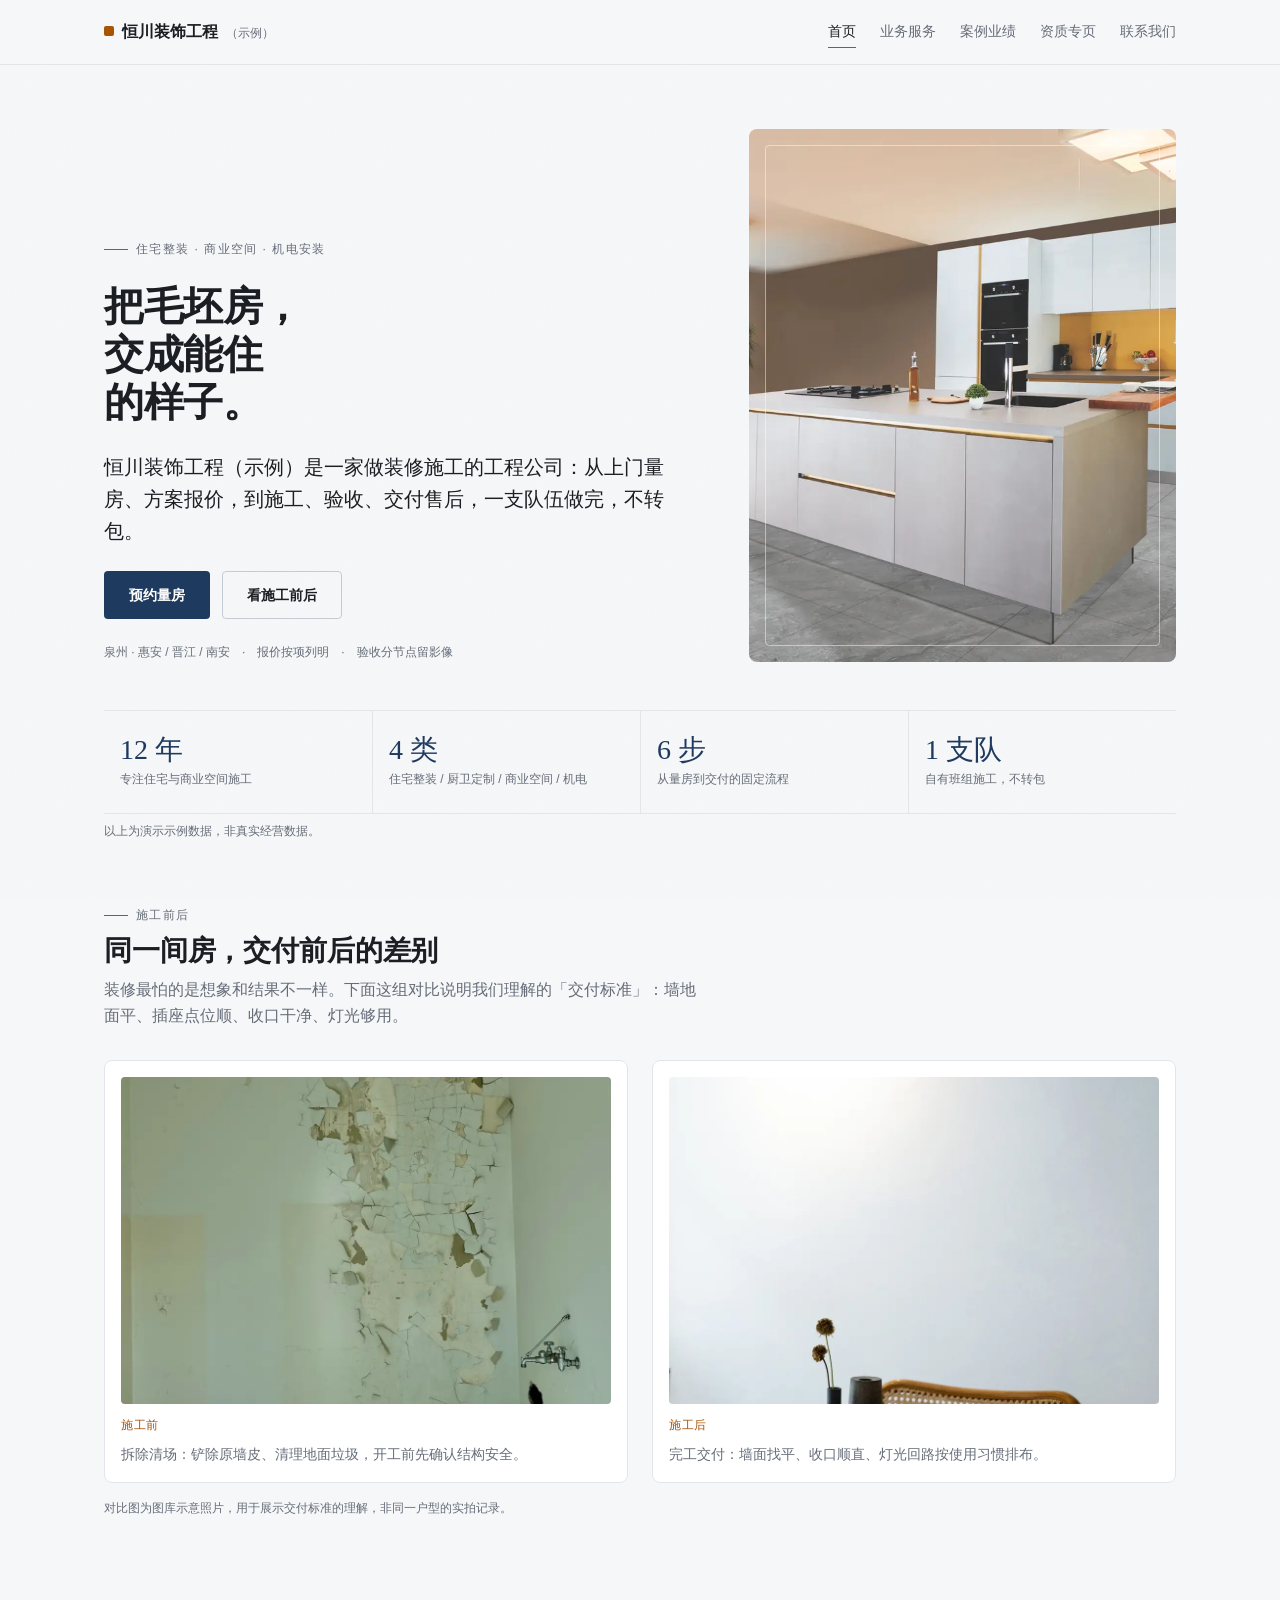
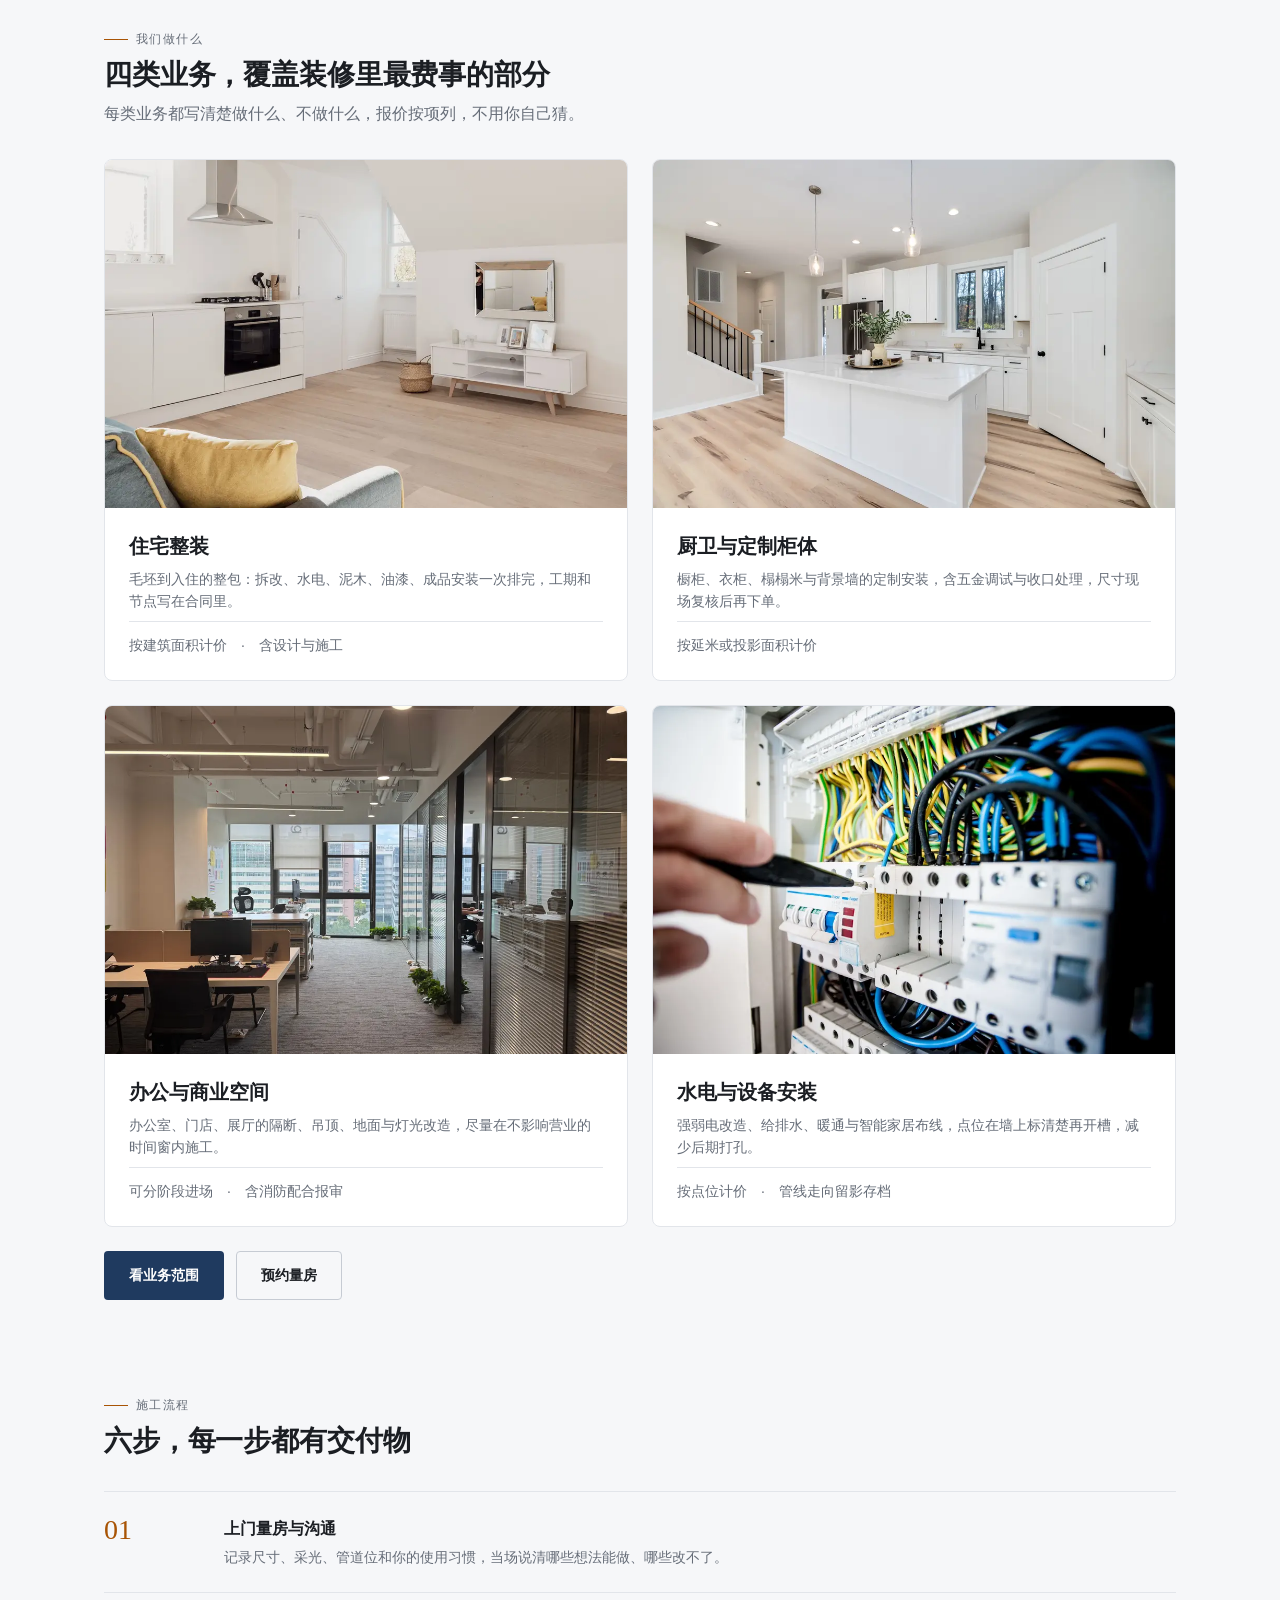
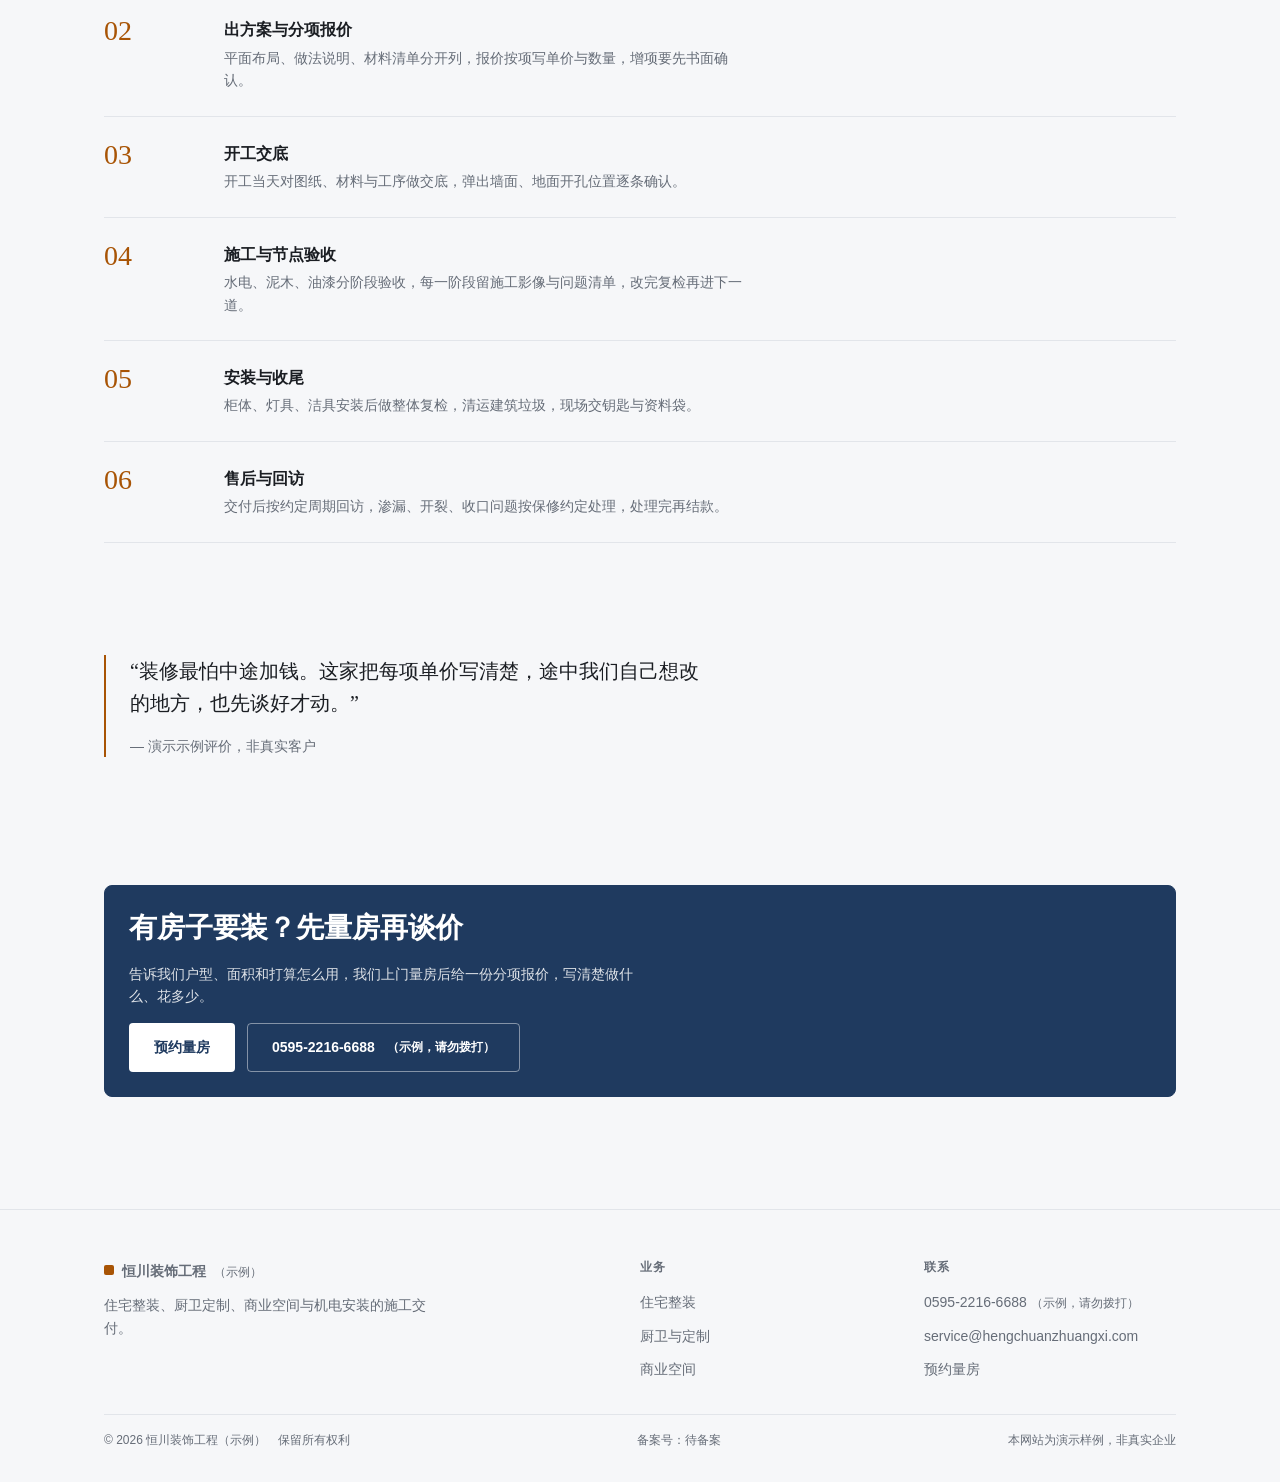
<file: index.html>
<!DOCTYPE html>
<html lang="zh-CN">
<head>
<meta charset="UTF-8">
<meta name="viewport" content="width=device-width, initial-scale=1">
<title>泉州 · 恒川装饰工程（示例） | 住宅整装与办公商业空间施工</title>
<meta name="description" content="恒川装饰工程（示例）位于福建泉州惠安，提供住宅整装、厨卫与定制柜体、办公商业空间、水电与设备安装的施工交付服务。本站为行业演示样例。">
<meta name="theme-color" content="#1f3a5f">
<link rel="icon" href="assets/img/favicon.svg" type="image/svg+xml">
<link rel="stylesheet" href="assets/css/base.css">
</head>
<body>
<a class="skip-link" href="#main">跳到主要内容</a>

<header class="site-header">
  <div class="container site-header__inner">
    <a class="brand" href="index.html">
      <span class="brand__mark" aria-hidden="true"></span>
      恒川装饰工程<span class="brand__sub">（示例）</span>
    </a>
    <button class="nav-toggle" type="button" aria-expanded="false" aria-controls="site-nav" aria-label="打开导航菜单">
      <span aria-hidden="true"></span>
    </button>
    <nav class="nav" id="site-nav" hidden aria-label="主导航">
      <a href="index.html" aria-current="page">首页</a>
      <a href="services.html">业务服务</a>
      <a href="cases.html">案例业绩</a>
      <a href="qualifications.html">资质专页</a>
      <a href="contact.html">联系我们</a>
    </nav>
  </div>
</header>

<main id="main">

  <!-- 首屏：文字 7 / 图 5 的非对称栅格 -->
  <section class="hero">
    <div class="container hero__grid">
      <div class="hero__copy">
        <p class="eyebrow">住宅整装 · 商业空间 · 机电安装</p>
        <h1 class="display">把毛坯房，<br>交成能住<br>的样子。</h1>
        <p class="lede">恒川装饰工程（示例）是一家做装修施工的工程公司：从上门量房、方案报价，到施工、验收、交付售后，一支队伍做完，不转包。</p>
        <div class="hero__actions">
          <a class="btn btn--primary" href="contact.html">预约量房</a>
          <a class="btn btn--ghost" href="#before-after">看施工前后</a>
        </div>
        <p class="tiny">泉州 · 惠安 / 晋江 / 南安　·　报价按项列明　·　验收分节点留影像</p>
      </div>
      <figure class="hero__media">
        <img src="[data-uri]" alt="完成交付的开放式餐厨空间，白色岛台连着木质吧台，落地窗透进自然光" data-search="装修完工 开放式厨房 落地窗 自然光" width="1200" height="800" fetchpriority="high" decoding="async">
      </figure>
    </div>
  </section>

  <div class="container">
    <div class="stats">
      <div class="stat">
        <div class="stat__num">12 年</div>
        <div class="stat__label">专注住宅与商业空间施工</div>
      </div>
      <div class="stat">
        <div class="stat__num">4 类</div>
        <div class="stat__label">住宅整装 / 厨卫定制 / 商业空间 / 机电</div>
      </div>
      <div class="stat">
        <div class="stat__num">6 步</div>
        <div class="stat__label">从量房到交付的固定流程</div>
      </div>
      <div class="stat">
        <div class="stat__num">1 支队</div>
        <div class="stat__label">自有班组施工，不转包</div>
      </div>
    </div>
    <p class="tiny u-mt-8">以上为演示示例数据，非真实经营数据。</p>
  </div>

  <!-- 施工前后对比（行业专属模块） -->
  <section class="section" id="before-after">
    <div class="container">
      <div class="section-head">
        <p class="eyebrow">施工前后</p>
        <h2 class="h2">同一间房，交付前后的差别</h2>
        <p class="body-text">装修最怕的是想象和结果不一样。下面这组对比说明我们理解的「交付标准」：墙地面平、插座点位顺、收口干净、灯光够用。</p>
      </div>
      <div class="ba-grid">
        <figure class="ba-item">
          <div class="ba-item__media">
            <img src="assets/img/before-renovation.webp" alt="拆除清场后的旧房间，墙皮剥落、地面空旷" data-search="拆除清场 旧房 墙皮剥落" width="1000" height="1500" loading="lazy" decoding="async">
          </div>
          <figcaption>
            <span class="card__tag">施工前</span>
            <p>拆除清场：铲除原墙皮、清理地面垃圾，开工前先确认结构安全。</p>
          </figcaption>
        </figure>
        <figure class="ba-item">
          <div class="ba-item__media">
            <img src="assets/img/after-finished.webp" alt="完工后的极简房间，白墙、木桌与黑色吊灯" data-search="装修完工 白墙 木桌 吊灯" width="1000" height="1498" loading="lazy" decoding="async">
          </div>
          <figcaption>
            <span class="card__tag">施工后</span>
            <p>完工交付：墙面找平、收口顺直、灯光回路按使用习惯排布。</p>
          </figcaption>
        </figure>
      </div>
      <p class="tiny u-mt-16">对比图为图库示意照片，用于展示交付标准的理解，非同一户型的实拍记录。</p>
    </div>
  </section>

  <!-- 四项业务 -->
  <section class="section section--tight">
    <div class="container">
      <div class="section-head">
        <p class="eyebrow">我们做什么</p>
        <h2 class="h2">四类业务，覆盖装修里最费事的部分</h2>
        <p class="body-text">每类业务都写清楚做什么、不做什么，报价按项列，不用你自己猜。</p>
      </div>
      <div class="grid grid--2">
        <article class="card card--photo">
          <div class="card__media">
            <img src="assets/img/service-residential.webp" alt="白色简约风格的住宅客厅，开放式厨房与客厅连成一体" data-search="住宅整装 完工 白色简约 客厅" width="1000" height="1333" loading="lazy" decoding="async">
          </div>
          <div class="stack-8">
            <h3>住宅整装</h3>
            <p>毛坯到入住的整包：拆改、水电、泥木、油漆、成品安装一次排完，工期和节点写在合同里。</p>
            <p class="card__meta">按建筑面积计价　·　含设计与施工</p>
          </div>
        </article>
        <article class="card card--photo">
          <div class="card__media">
            <img src="assets/img/service-kitchen.webp" alt="白色现代厨房，岛台与高柜一体，地面为浅色木纹" data-search="厨卫定制 完工 现代厨房 岛台" width="1000" height="667" loading="lazy" decoding="async">
          </div>
          <div class="stack-8">
            <h3>厨卫与定制柜体</h3>
            <p>橱柜、衣柜、榻榻米与背景墙的定制安装，含五金调试与收口处理，尺寸现场复核后再下单。</p>
            <p class="card__meta">按延米或投影面积计价</p>
          </div>
        </article>
        <article class="card card--photo">
          <div class="card__media">
            <img src="assets/img/service-office.webp" alt="玻璃隔断的开放式办公空间，工位与绿植分区摆放" data-search="办公商业空间 完工 玻璃隔断 工位" width="1000" height="750" loading="lazy" decoding="async">
          </div>
          <div class="stack-8">
            <h3>办公与商业空间</h3>
            <p>办公室、门店、展厅的隔断、吊顶、地面与灯光改造，尽量在不影响营业的时间窗内施工。</p>
            <p class="card__meta">可分阶段进场　·　含消防配合报审</p>
          </div>
        </article>
        <article class="card card--photo">
          <div class="card__media">
            <img src="assets/img/service-mep.webp" alt="手正在配电箱内接线，配电箱中排列着多路断路器与线缆" data-search="水电安装 配电箱 接线 施工" width="1000" height="666" loading="lazy" decoding="async">
          </div>
          <div class="stack-8">
            <h3>水电与设备安装</h3>
            <p>强弱电改造、给排水、暖通与智能家居布线，点位在墙上标清楚再开槽，减少后期打孔。</p>
            <p class="card__meta">按点位计价　·　管线走向留影存档</p>
          </div>
        </article>
      </div>
      <div class="hero__actions u-mt-24">
        <a class="btn btn--primary" href="services.html">看业务范围</a>
        <a class="btn btn--ghost" href="contact.html">预约量房</a>
      </div>
    </div>
  </section>

  <!-- 施工流程：编号列表 -->
  <section class="section section--tight">
    <div class="container">
      <div class="section-head">
        <p class="eyebrow">施工流程</p>
        <h2 class="h2">六步，每一步都有交付物</h2>
      </div>
      <ol class="steps">
        <li class="step">
          <div class="step__no">01</div>
          <div>
            <h3>上门量房与沟通</h3>
            <p>记录尺寸、采光、管道位和你的使用习惯，当场说清哪些想法能做、哪些改不了。</p>
          </div>
        </li>
        <li class="step">
          <div class="step__no">02</div>
          <div>
            <h3>出方案与分项报价</h3>
            <p>平面布局、做法说明、材料清单分开列，报价按项写单价与数量，增项要先书面确认。</p>
          </div>
        </li>
        <li class="step">
          <div class="step__no">03</div>
          <div>
            <h3>开工交底</h3>
            <p>开工当天对图纸、材料与工序做交底，弹出墙面、地面开孔位置逐条确认。</p>
          </div>
        </li>
        <li class="step">
          <div class="step__no">04</div>
          <div>
            <h3>施工与节点验收</h3>
            <p>水电、泥木、油漆分阶段验收，每一阶段留施工影像与问题清单，改完复检再进下一道。</p>
          </div>
        </li>
        <li class="step">
          <div class="step__no">05</div>
          <div>
            <h3>安装与收尾</h3>
            <p>柜体、灯具、洁具安装后做整体复检，清运建筑垃圾，现场交钥匙与资料袋。</p>
          </div>
        </li>
        <li class="step">
          <div class="step__no">06</div>
          <div>
            <h3>售后与回访</h3>
            <p>交付后按约定周期回访，渗漏、开裂、收口问题按保修约定处理，处理完再结款。</p>
          </div>
        </li>
      </ol>
    </div>
  </section>

  <!-- 客户引言 -->
  <section class="section">
    <div class="container">
      <figure class="quote">
        <p>“装修最怕中途加钱。这家把每项单价写清楚，途中我们自己想改的地方，也先谈好才动。”</p>
        <figcaption class="small">— 演示示例评价，非真实客户</figcaption>
      </figure>
    </div>
  </section>

  <!-- CTA -->
  <section class="section">
    <div class="container">
      <div class="card card--cta">
        <div class="stack-16">
          <h2 class="h2">有房子要装？先量房再谈价</h2>
          <p class="u-measure">告诉我们户型、面积和打算怎么用，我们上门量房后给一份分项报价，写清楚做什么、花多少。</p>
          <div class="hero__actions">
            <a class="btn btn--primary btn--invert" href="contact.html">预约量房</a>
            <a class="btn btn--ghost btn--outline-invert" href="tel:+8659522166688">0595-2216-6688<span class="demo-note">（示例，请勿拨打）</span></a>
          </div>
        </div>
      </div>
    </div>
  </section>

</main>

<footer class="site-footer">
  <div class="container">
    <div class="site-footer__grid">
      <div>
        <a class="brand u-mb-12" href="index.html">
          <span class="brand__mark" aria-hidden="true"></span>
          恒川装饰工程<span class="brand__sub">（示例）</span>
        </a>
        <p class="small u-max-44">住宅整装、厨卫定制、商业空间与机电安装的施工交付。</p>
      </div>
      <div>
        <h3 class="footer__label">业务</h3>
        <ul>
          <li><a href="services.html">住宅整装</a></li>
          <li><a href="services.html">厨卫与定制</a></li>
          <li><a href="services.html">商业空间</a></li>
        </ul>
      </div>
      <div>
        <h3 class="footer__label">联系</h3>
        <ul>
          <li><a href="tel:+8659522166688">0595-2216-6688<span class="demo-note">（示例，请勿拨打）</span></a></li>
          <li><a href="mailto:service@hengchuanzhuangxi.com">service@hengchuanzhuangxi.com</a></li>
          <li><a href="contact.html">预约量房</a></li>
        </ul>
      </div>
    </div>
    <div class="site-footer__bottom">
      <span class="tiny">© <span id="year">2026</span> 恒川装饰工程（示例）　保留所有权利</span>
      <span class="tiny">备案号：待备案</span>
      <span class="tiny">本网站为演示样例，非真实企业</span>
    </div>
  </div>
</footer>

<script src="assets/js/site.js"></script>
</body>
</html>
</file>
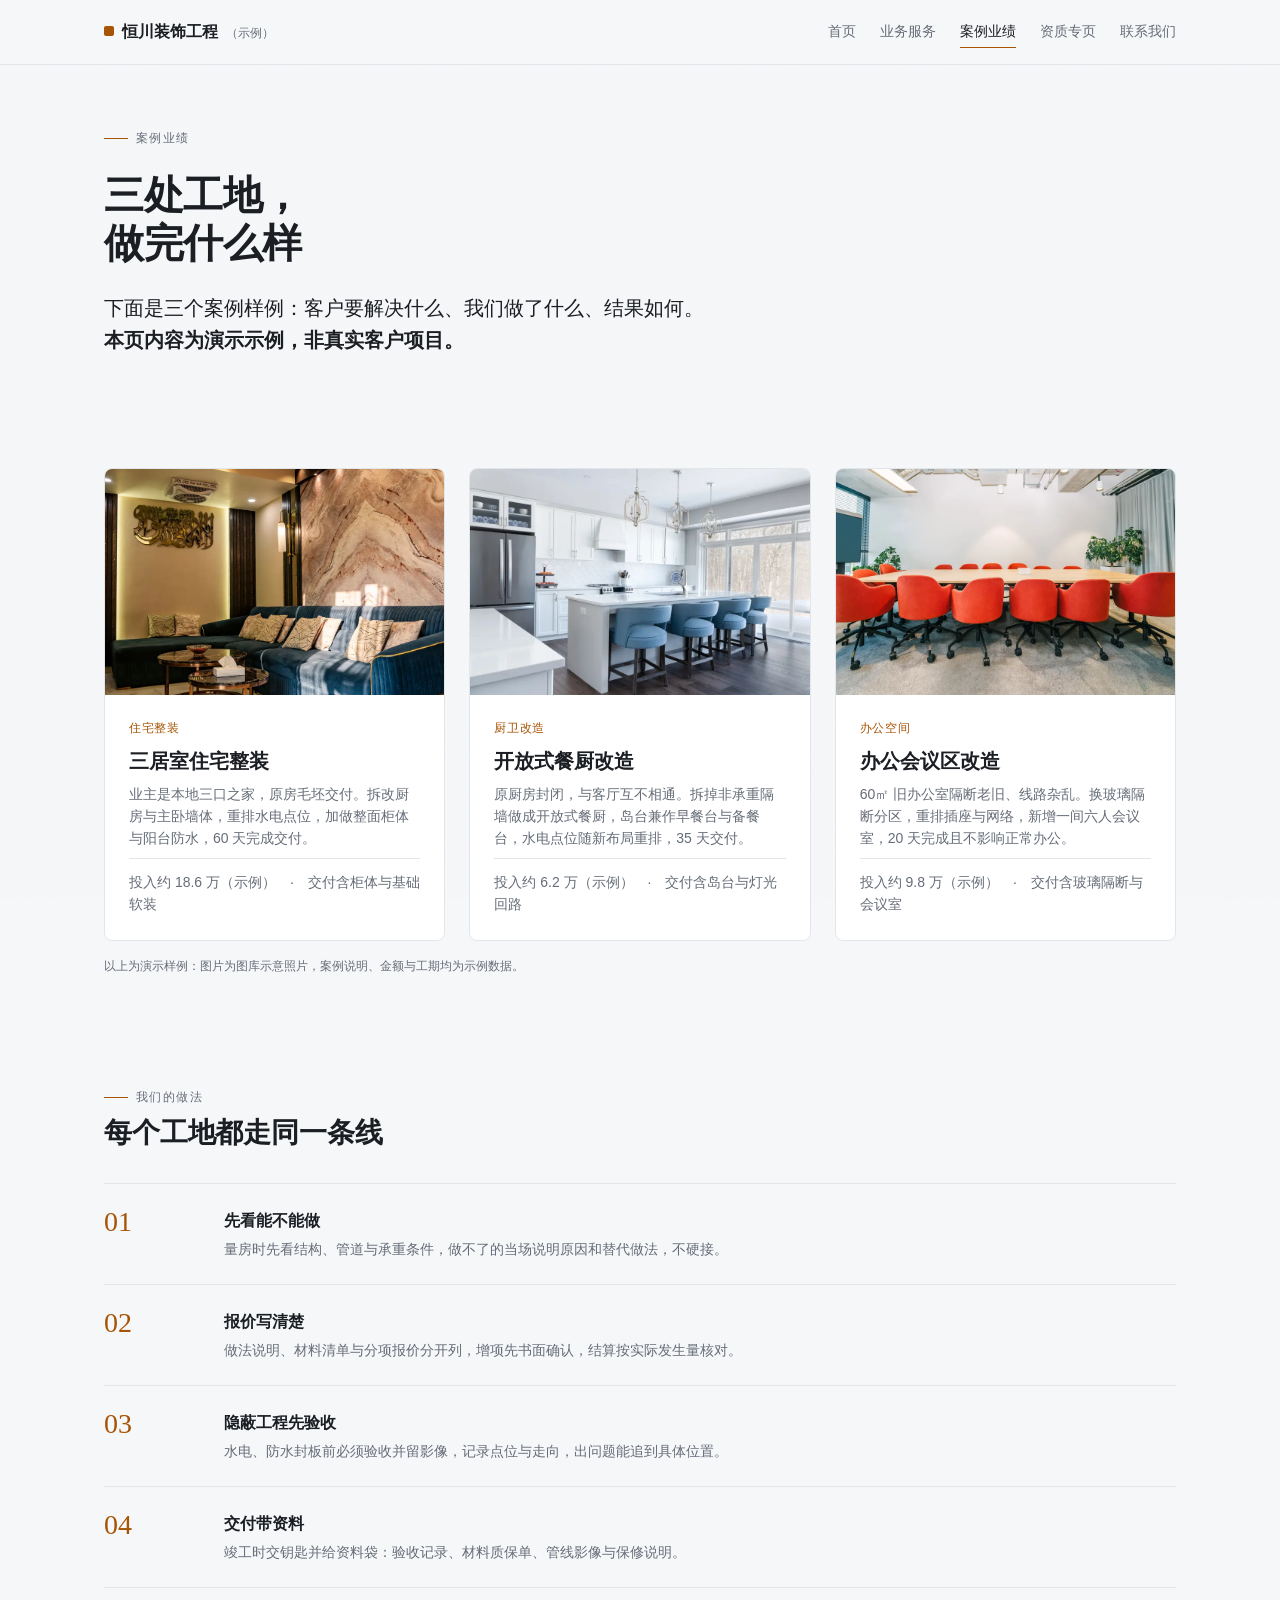
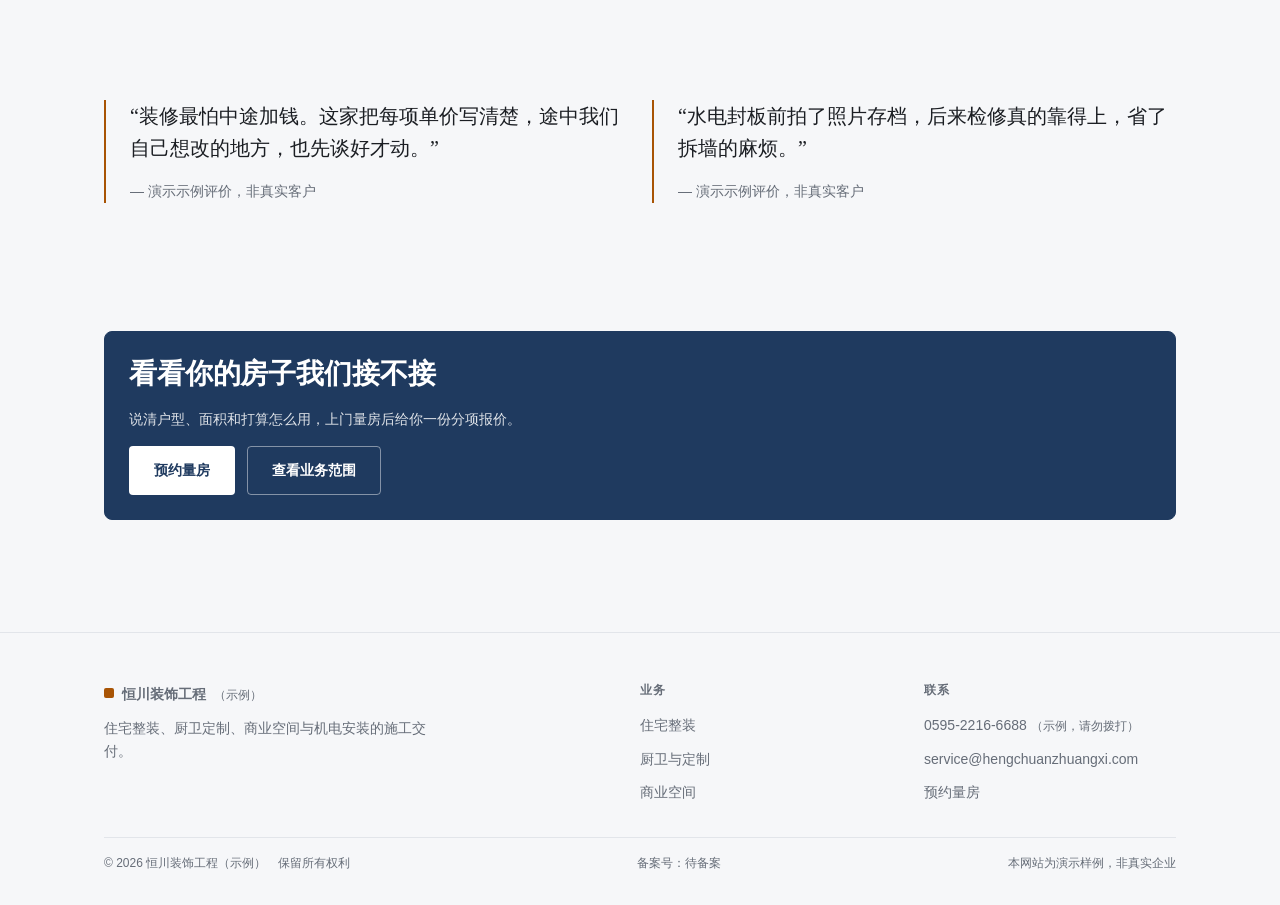
<file: cases.html>
<!DOCTYPE html>
<html lang="zh-CN">
<head>
<meta charset="UTF-8">
<meta name="viewport" content="width=device-width, initial-scale=1">
<title>案例业绩 | 泉州恒川装饰工程（示例）</title>
<meta name="description" content="恒川装饰工程（示例）的施工案例样例：三居室住宅整装、开放式餐厨改造、办公会议区改造，含做法说明与验收节点。本站为行业演示样例。">
<meta name="theme-color" content="#1f3a5f">
<link rel="icon" href="assets/img/favicon.svg" type="image/svg+xml">
<link rel="stylesheet" href="assets/css/base.css">
</head>
<body>
<a class="skip-link" href="#main">跳到主要内容</a>

<header class="site-header">
  <div class="container site-header__inner">
    <a class="brand" href="index.html">
      <span class="brand__mark" aria-hidden="true"></span>
      恒川装饰工程<span class="brand__sub">（示例）</span>
    </a>
    <button class="nav-toggle" type="button" aria-expanded="false" aria-controls="site-nav" aria-label="打开导航菜单">
      <span aria-hidden="true"></span>
    </button>
    <nav class="nav" id="site-nav" hidden aria-label="主导航">
      <a href="index.html">首页</a>
      <a href="services.html">业务服务</a>
      <a href="cases.html" aria-current="page">案例业绩</a>
      <a href="qualifications.html">资质专页</a>
      <a href="contact.html">联系我们</a>
    </nav>
  </div>
</header>

<main id="main">

  <section class="hero">
    <div class="container">
      <div class="stack-24 u-measure">
        <p class="eyebrow">案例业绩</p>
        <h1 class="display">三处工地，<br>做完什么样</h1>
        <p class="lede">下面是三个案例样例：客户要解决什么、我们做了什么、结果如何。<b>本页内容为演示示例，非真实客户项目。</b></p>
      </div>
    </div>
  </section>

  <!-- 案例卡 -->
  <section class="section">
    <div class="container">
      <h2 class="sr-only">案例列表</h2>
      <div class="grid grid--3">
        <article class="card card--case">
          <div class="card--case__media">
            <img src="assets/img/case-home.webp" alt="完工的住宅客厅，蓝色布艺沙发与大理石背景墙" data-search="住宅整装 完工 客厅 沙发" width="900" height="1353" loading="lazy" decoding="async">
          </div>
          <div class="card--case__body">
            <span class="card__tag">住宅整装</span>
            <h3>三居室住宅整装</h3>
            <p>业主是本地三口之家，原房毛坯交付。拆改厨房与主卧墙体，重排水电点位，加做整面柜体与阳台防水，60 天完成交付。</p>
            <p class="card__meta">投入约 18.6 万（示例）　·　交付含柜体与基础软装</p>
          </div>
        </article>

        <article class="card card--case">
          <div class="card--case__media">
            <img src="assets/img/case-kitchen.webp" alt="完工的开放式厨房，白色岛台与灰蓝色吧台椅，落地窗采光" data-search="餐厨改造 完工 岛台 吧台椅" width="900" height="600" loading="lazy" decoding="async">
          </div>
          <div class="card--case__body">
            <span class="card__tag">厨卫改造</span>
            <h3>开放式餐厨改造</h3>
            <p>原厨房封闭，与客厅互不相通。拆掉非承重隔墙做成开放式餐厨，岛台兼作早餐台与备餐台，水电点位随新布局重排，35 天交付。</p>
            <p class="card__meta">投入约 6.2 万（示例）　·　交付含岛台与灯光回路</p>
          </div>
        </article>

        <article class="card card--case">
          <div class="card--case__media">
            <img src="assets/img/case-office.webp" alt="完工的办公室会议区，长桌配红色转椅，两侧摆绿植" data-search="办公改造 完工 会议室 长桌" width="900" height="600" loading="lazy" decoding="async">
          </div>
          <div class="card--case__body">
            <span class="card__tag">办公空间</span>
            <h3>办公会议区改造</h3>
            <p>60㎡ 旧办公室隔断老旧、线路杂乱。换玻璃隔断分区，重排插座与网络，新增一间六人会议室，20 天完成且不影响正常办公。</p>
            <p class="card__meta">投入约 9.8 万（示例）　·　交付含玻璃隔断与会议室</p>
          </div>
        </article>
      </div>
      <p class="tiny u-mt-16">以上为演示样例：图片为图库示意照片，案例说明、金额与工期均为示例数据。</p>
    </div>
  </section>

  <!-- 做法说明 -->
  <section class="section section--tight">
    <div class="container">
      <div class="section-head">
        <p class="eyebrow">我们的做法</p>
        <h2 class="h2">每个工地都走同一条线</h2>
      </div>
      <ol class="steps">
        <li class="step">
          <div class="step__no">01</div>
          <div>
            <h3>先看能不能做</h3>
            <p>量房时先看结构、管道与承重条件，做不了的当场说明原因和替代做法，不硬接。</p>
          </div>
        </li>
        <li class="step">
          <div class="step__no">02</div>
          <div>
            <h3>报价写清楚</h3>
            <p>做法说明、材料清单与分项报价分开列，增项先书面确认，结算按实际发生量核对。</p>
          </div>
        </li>
        <li class="step">
          <div class="step__no">03</div>
          <div>
            <h3>隐蔽工程先验收</h3>
            <p>水电、防水封板前必须验收并留影像，记录点位与走向，出问题能追到具体位置。</p>
          </div>
        </li>
        <li class="step">
          <div class="step__no">04</div>
          <div>
            <h3>交付带资料</h3>
            <p>竣工时交钥匙并给资料袋：验收记录、材料质保单、管线影像与保修说明。</p>
          </div>
        </li>
      </ol>
    </div>
  </section>

  <!-- 客户评价 -->
  <section class="section">
    <div class="container">
      <div class="grid grid--2 u-items-start">
        <figure class="quote">
          <p>“装修最怕中途加钱。这家把每项单价写清楚，途中我们自己想改的地方，也先谈好才动。”</p>
          <figcaption class="small">— 演示示例评价，非真实客户</figcaption>
        </figure>
        <figure class="quote">
          <p>“水电封板前拍了照片存档，后来检修真的靠得上，省了拆墙的麻烦。”</p>
          <figcaption class="small">— 演示示例评价，非真实客户</figcaption>
        </figure>
      </div>
    </div>
  </section>

  <!-- CTA -->
  <section class="section">
    <div class="container">
      <div class="card card--cta">
        <div class="stack-16">
          <h2 class="h2">看看你的房子我们接不接</h2>
          <p class="u-measure">说清户型、面积和打算怎么用，上门量房后给你一份分项报价。</p>
          <div class="hero__actions">
            <a class="btn btn--primary btn--invert" href="contact.html">预约量房</a>
            <a class="btn btn--ghost btn--outline-invert" href="services.html">查看业务范围</a>
          </div>
        </div>
      </div>
    </div>
  </section>

</main>

<footer class="site-footer">
  <div class="container">
    <div class="site-footer__grid">
      <div>
        <a class="brand u-mb-12" href="index.html">
          <span class="brand__mark" aria-hidden="true"></span>
          恒川装饰工程<span class="brand__sub">（示例）</span>
        </a>
        <p class="small u-max-44">住宅整装、厨卫定制、商业空间与机电安装的施工交付。</p>
      </div>
      <div>
        <h3 class="footer__label">业务</h3>
        <ul>
          <li><a href="services.html">住宅整装</a></li>
          <li><a href="services.html">厨卫与定制</a></li>
          <li><a href="services.html">商业空间</a></li>
        </ul>
      </div>
      <div>
        <h3 class="footer__label">联系</h3>
        <ul>
          <li><a href="tel:+8659522166688">0595-2216-6688<span class="demo-note">（示例，请勿拨打）</span></a></li>
          <li><a href="mailto:service@hengchuanzhuangxi.com">service@hengchuanzhuangxi.com</a></li>
          <li><a href="contact.html">预约量房</a></li>
        </ul>
      </div>
    </div>
    <div class="site-footer__bottom">
      <span class="tiny">© <span id="year">2026</span> 恒川装饰工程（示例）　保留所有权利</span>
      <span class="tiny">备案号：待备案</span>
      <span class="tiny">本网站为演示样例，非真实企业</span>
    </div>
  </div>
</footer>

<script src="assets/js/site.js"></script>
</body>
</html>
</file>
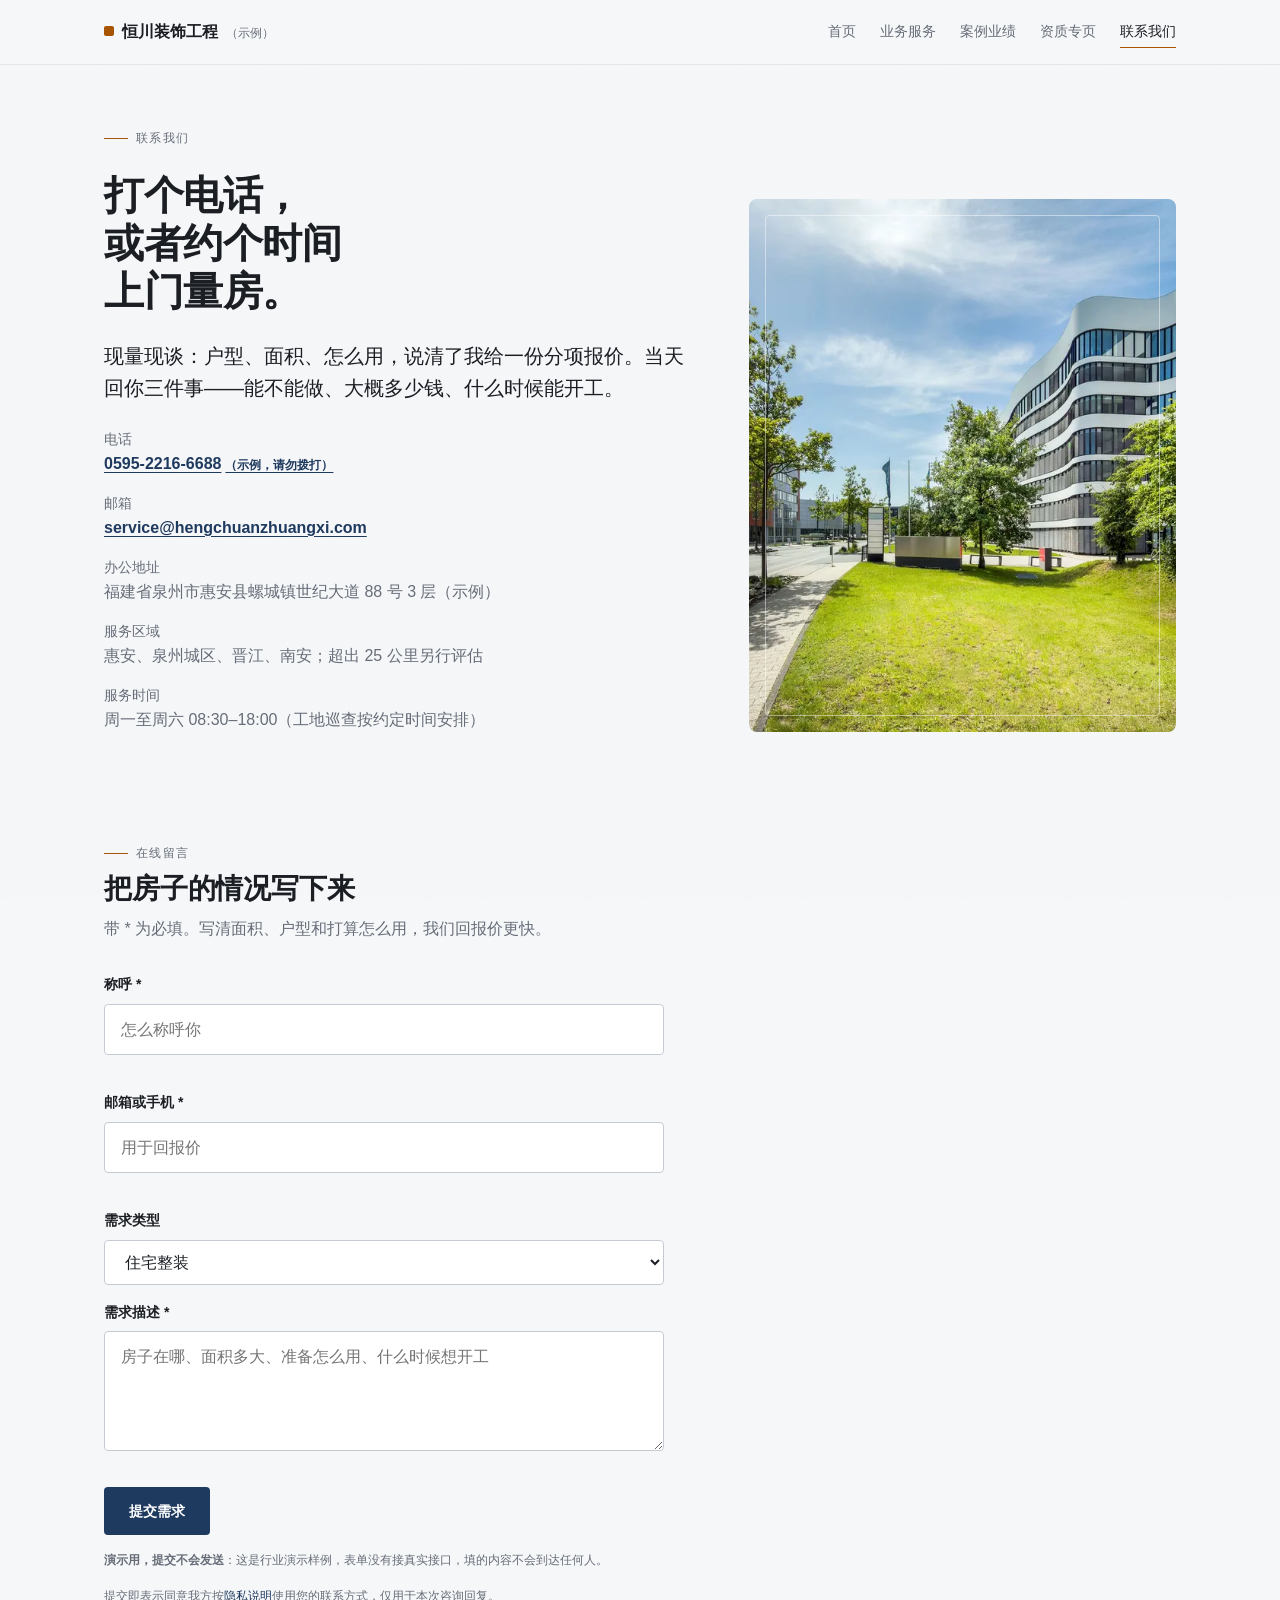
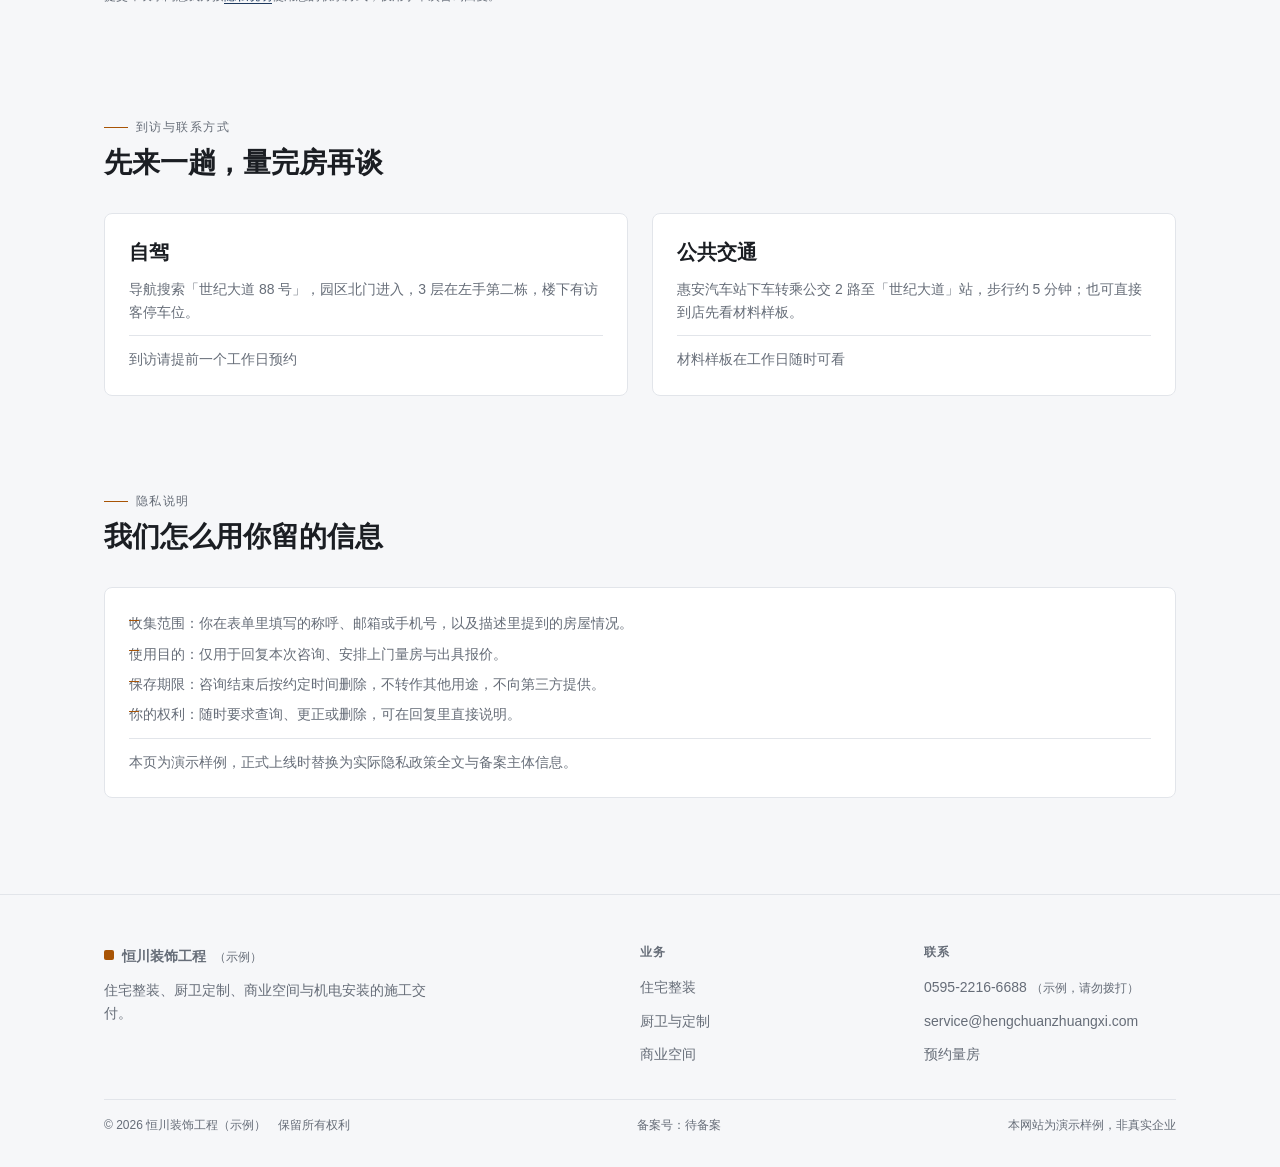
<file: contact.html>
<!DOCTYPE html>
<html lang="zh-CN">
<head>
<meta charset="UTF-8">
<meta name="viewport" content="width=device-width, initial-scale=1">
<title>联系我们 | 泉州恒川装饰工程（示例）</title>
<meta name="description" content="联系恒川装饰工程（示例）：电话、邮箱、地址与服务区域、营业时间与留言表单，泉州惠安及周边。本站为行业演示样例，表单为演示功能。">
<meta name="theme-color" content="#1f3a5f">
<link rel="icon" href="assets/img/favicon.svg" type="image/svg+xml">
<link rel="preload" as="image" href="assets/img/contact-site.webp" fetchpriority="high">
<link rel="stylesheet" href="assets/css/base.css">
</head>
<body>
<a class="skip-link" href="#main">跳到主要内容</a>

<header class="site-header">
  <div class="container site-header__inner">
    <a class="brand" href="index.html">
      <span class="brand__mark" aria-hidden="true"></span>
      恒川装饰工程<span class="brand__sub">（示例）</span>
    </a>
    <button class="nav-toggle" type="button" aria-expanded="false" aria-controls="site-nav" aria-label="打开导航菜单">
      <span aria-hidden="true"></span>
    </button>
    <nav class="nav" id="site-nav" hidden aria-label="主导航">
      <a href="index.html">首页</a>
      <a href="services.html">业务服务</a>
      <a href="cases.html">案例业绩</a>
      <a href="qualifications.html">资质专页</a>
      <a href="contact.html" aria-current="page">联系我们</a>
    </nav>
  </div>
</header>

<main id="main">

  <section class="hero">
    <div class="container hero__grid">
      <div class="hero__copy">
        <p class="eyebrow">联系我们</p>
        <h1 class="display">打个电话，<br>或者约个时间<br>上门量房。</h1>
        <p class="lede">现量现谈：户型、面积、怎么用，说清了我给一份分项报价。当天回你三件事——能不能做、大概多少钱、什么时候能开工。</p>
        <div class="stack-16 u-measure">
          <div>
            <div class="small">电话</div>
            <a href="tel:+8659522166688" class="u-fw-600">0595-2216-6688<span class="demo-note">（示例，请勿拨打）</span></a>
          </div>
          <div>
            <div class="small">邮箱</div>
            <a href="mailto:service@hengchuanzhuangxi.com" class="u-fw-600">service@hengchuanzhuangxi.com</a>
          </div>
          <div>
            <div class="small">办公地址</div>
            <p class="body-text">福建省泉州市惠安县螺城镇世纪大道 88 号 3 层（示例）</p>
          </div>
          <div>
            <div class="small">服务区域</div>
            <p class="body-text">惠安、泉州城区、晋江、南安；超出 25 公里另行评估</p>
          </div>
          <div>
            <div class="small">服务时间</div>
            <p class="body-text">周一至周六 08:30–18:00（工地巡查按约定时间安排）</p>
          </div>
        </div>
      </div>
      <figure class="hero__media">
        <img src="assets/img/contact-site.webp" alt="园区内的现代办公楼外观，步道与绿化带两旁" data-search="办公园区 办公楼 外景 绿化" width="1100" height="701" fetchpriority="high" decoding="async">
      </figure>
    </div>
  </section>

  <!-- 表单 -->
  <section class="section">
    <div class="container">
      <div class="section-head">
        <p class="eyebrow">在线留言</p>
        <h2 class="h2">把房子的情况写下来</h2>
        <p class="body-text">带 * 为必填。写清面积、户型和打算怎么用，我们回报价更快。</p>
      </div>

      <form class="form" id="contact-form" novalidate>
        <div class="field">
          <label for="f-name">称呼 *</label>
          <input id="f-name" name="name" type="text" autocomplete="name" placeholder="怎么称呼你">
          <span class="field__error" aria-live="polite"></span>
        </div>
        <div class="field">
          <label for="f-contact">邮箱或手机 *</label>
          <input id="f-contact" name="contact" type="text" autocomplete="email" placeholder="用于回报价">
          <span class="field__error" aria-live="polite"></span>
        </div>
        <div class="field">
          <label for="f-type">需求类型</label>
          <select id="f-type" name="type">
            <option>住宅整装</option>
            <option>厨卫与定制柜体</option>
            <option>办公与商业空间</option>
            <option>水电与设备安装</option>
            <option>其他</option>
          </select>
        </div>
        <div class="field">
          <label for="f-message">需求描述 *</label>
          <textarea id="f-message" name="message" placeholder="房子在哪、面积多大、准备怎么用、什么时候想开工"></textarea>
          <span class="field__error" aria-live="polite"></span>
        </div>
        <div>
          <button class="btn btn--primary" type="submit">提交需求</button>
        </div>
        <p class="form__status" id="form-status" role="status" hidden></p>
        <p class="form__note"><b>演示用，提交不会发送</b>：这是行业演示样例，表单没有接真实接口，填的内容不会到达任何人。</p>
        <p class="form__note">提交即表示同意我方按<a href="#privacy">隐私说明</a>使用您的联系方式，仅用于本次咨询回复。</p>
      </form>
    </div>
  </section>

  <!-- 到访方式 -->
  <section class="section section--tight">
    <div class="container">
      <div class="section-head">
        <p class="eyebrow">到访与联系方式</p>
        <h2 class="h2">先来一趟，量完房再谈</h2>
      </div>
      <div class="grid grid--2">
        <div class="card">
          <h3>自驾</h3>
          <p>导航搜索「世纪大道 88 号」，园区北门进入，3 层在左手第二栋，楼下有访客停车位。</p>
          <p class="card__meta">到访请提前一个工作日预约</p>
        </div>
        <div class="card">
          <h3>公共交通</h3>
          <p>惠安汽车站下车转乘公交 2 路至「世纪大道」站，步行约 5 分钟；也可直接到店先看材料样板。</p>
          <p class="card__meta">材料样板在工作日随时可看</p>
        </div>
      </div>
    </div>
  </section>

  <!-- 隐私说明（站内段落） -->
  <section class="section section--tight" id="privacy">
    <div class="container">
      <div class="section-head">
        <p class="eyebrow">隐私说明</p>
        <h2 class="h2">我们怎么用你留的信息</h2>
      </div>
      <div class="card">
        <ul class="tick-list">
          <li>收集范围：你在表单里填写的称呼、邮箱或手机号，以及描述里提到的房屋情况。</li>
          <li>使用目的：仅用于回复本次咨询、安排上门量房与出具报价。</li>
          <li>保存期限：咨询结束后按约定时间删除，不转作其他用途，不向第三方提供。</li>
          <li>你的权利：随时要求查询、更正或删除，可在回复里直接说明。</li>
        </ul>
        <p class="card__meta">本页为演示样例，正式上线时替换为实际隐私政策全文与备案主体信息。</p>
      </div>
    </div>
  </section>

</main>

<footer class="site-footer">
  <div class="container">
    <div class="site-footer__grid">
      <div>
        <a class="brand u-mb-12" href="index.html">
          <span class="brand__mark" aria-hidden="true"></span>
          恒川装饰工程<span class="brand__sub">（示例）</span>
        </a>
        <p class="small u-max-44">住宅整装、厨卫定制、商业空间与机电安装的施工交付。</p>
      </div>
      <div>
        <h3 class="footer__label">业务</h3>
        <ul>
          <li><a href="services.html">住宅整装</a></li>
          <li><a href="services.html">厨卫与定制</a></li>
          <li><a href="services.html">商业空间</a></li>
        </ul>
      </div>
      <div>
        <h3 class="footer__label">联系</h3>
        <ul>
          <li><a href="tel:+8659522166688">0595-2216-6688<span class="demo-note">（示例，请勿拨打）</span></a></li>
          <li><a href="mailto:service@hengchuanzhuangxi.com">service@hengchuanzhuangxi.com</a></li>
          <li><a href="contact.html">预约量房</a></li>
        </ul>
      </div>
    </div>
    <div class="site-footer__bottom">
      <span class="tiny">© <span id="year">2026</span> 恒川装饰工程（示例）　保留所有权利</span>
      <span class="tiny">备案号：待备案</span>
      <span class="tiny">本网站为演示样例，非真实企业</span>
    </div>
  </div>
</footer>

<script src="assets/js/site.js"></script>
</body>
</html>
</file>
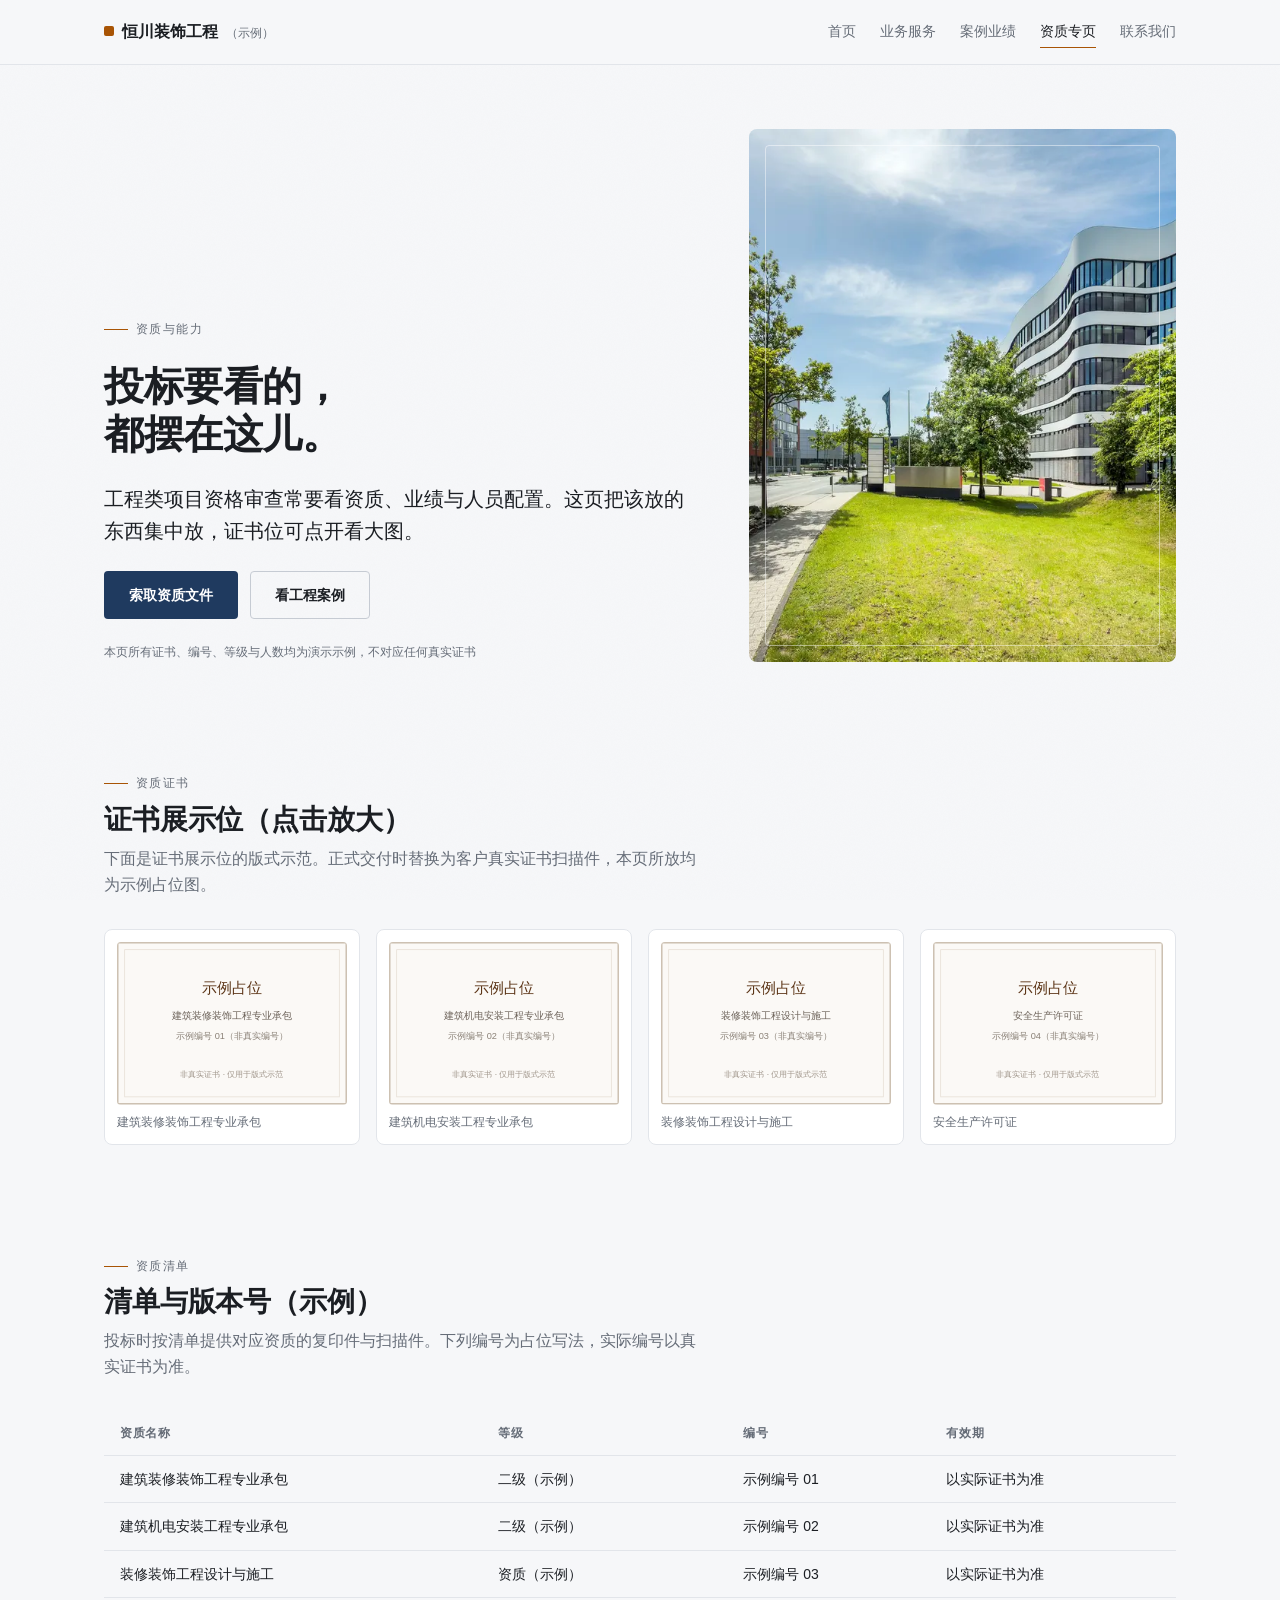
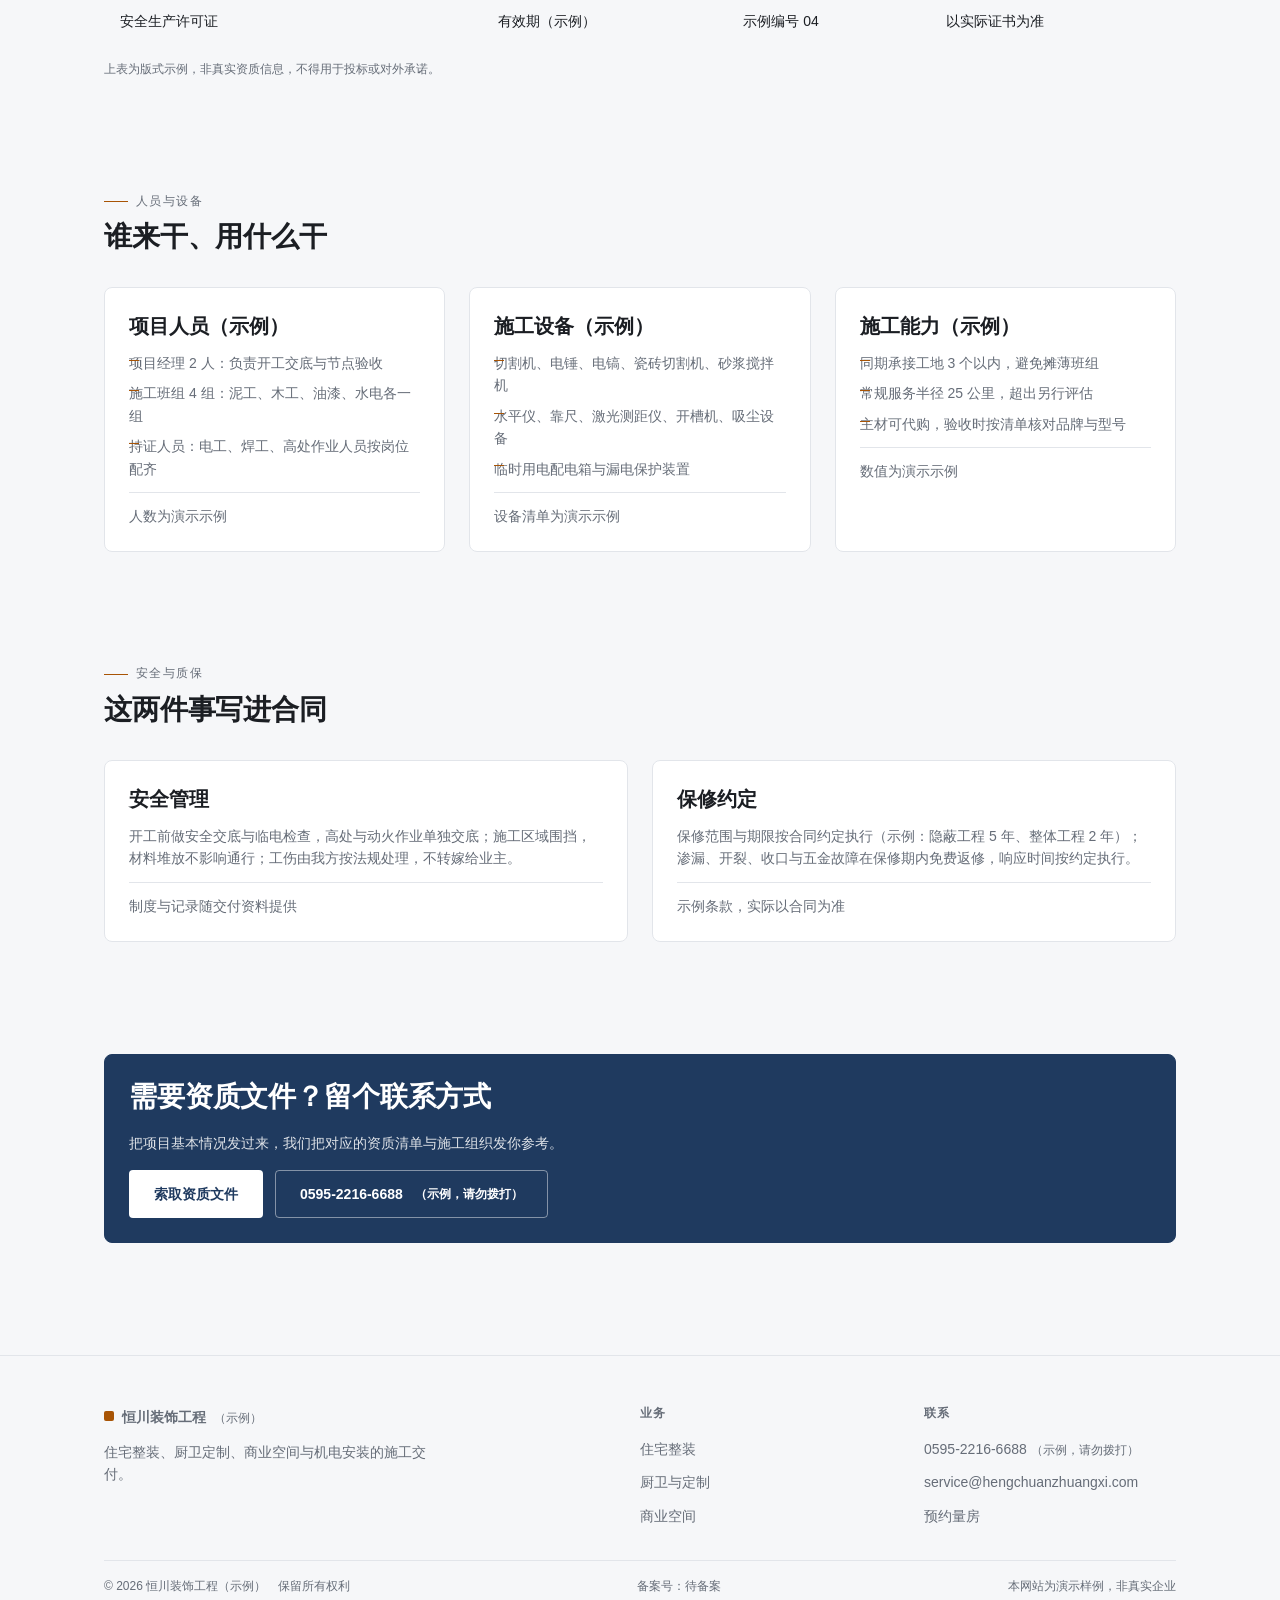
<file: qualifications.html>
<!DOCTYPE html>
<html lang="zh-CN">
<head>
<meta charset="UTF-8">
<meta name="viewport" content="width=device-width, initial-scale=1">
<title>资质专页 | 泉州恒川装饰工程（示例）</title>
<meta name="description" content="恒川装饰工程（示例）的资质与施工能力展示位：资质证书占位、资质清单、团队与设备、安全与质保说明。本站为行业演示样例，证书位均为示例占位。">
<meta name="theme-color" content="#1f3a5f">
<link rel="icon" href="assets/img/favicon.svg" type="image/svg+xml">
<link rel="preload" as="image" href="assets/img/contact-site.webp" fetchpriority="high">
<link rel="stylesheet" href="assets/css/base.css">
</head>
<body>
<a class="skip-link" href="#main">跳到主要内容</a>

<header class="site-header">
  <div class="container site-header__inner">
    <a class="brand" href="index.html">
      <span class="brand__mark" aria-hidden="true"></span>
      恒川装饰工程<span class="brand__sub">（示例）</span>
    </a>
    <button class="nav-toggle" type="button" aria-expanded="false" aria-controls="site-nav" aria-label="打开导航菜单">
      <span aria-hidden="true"></span>
    </button>
    <nav class="nav" id="site-nav" hidden aria-label="主导航">
      <a href="index.html">首页</a>
      <a href="services.html">业务服务</a>
      <a href="cases.html">案例业绩</a>
      <a href="qualifications.html" aria-current="page">资质专页</a>
      <a href="contact.html">联系我们</a>
    </nav>
  </div>
</header>

<main id="main">

  <section class="hero">
    <div class="container hero__grid">
      <div class="hero__copy">
        <p class="eyebrow">资质与能力</p>
        <h1 class="display">投标要看的，<br>都摆在这儿。</h1>
        <p class="lede">工程类项目资格审查常要看资质、业绩与人员配置。这页把该放的东西集中放，证书位可点开看大图。</p>
        <div class="hero__actions">
          <a class="btn btn--primary" href="contact.html">索取资质文件</a>
          <a class="btn btn--ghost" href="cases.html">看工程案例</a>
        </div>
        <p class="tiny">本页所有证书、编号、等级与人数均为演示示例，不对应任何真实证书</p>
      </div>
      <figure class="hero__media">
        <img src="assets/img/contact-site.webp" alt="园区内的现代办公楼外观，步道与绿化带两旁" data-search="办公园区 办公楼 外景 绿化" width="1100" height="701" fetchpriority="high" decoding="async">
      </figure>
    </div>
  </section>

  <!-- 资质证书展示位 -->
  <section class="section">
    <div class="container">
      <div class="section-head">
        <p class="eyebrow">资质证书</p>
        <h2 class="h2">证书展示位（点击放大）</h2>
        <p class="body-text">下面是证书展示位的版式示范。正式交付时替换为客户真实证书扫描件，本页所放均为示例占位图。</p>
      </div>
      <div class="cert-grid">
        <button type="button" class="cert" data-cert="cert-1">
          <svg class="cert__art" viewBox="0 0 300 212" role="img" aria-label="示例占位证书，标注非真实证书">
            <rect x="1" y="1" width="298" height="210" fill="#fbf9f6" stroke="#cdc1b2" stroke-width="2"/>
            <rect x="10" y="10" width="280" height="192" fill="none" stroke="#e6ded4"/>
            <text x="150" y="66" text-anchor="middle" font-size="19" fill="#5c3517" font-family="Songti SC, serif">示例占位</text>
            <text x="150" y="100" text-anchor="middle" font-size="13" fill="#6d635a">建筑装修装饰工程专业承包</text>
            <text x="150" y="126" text-anchor="middle" font-size="12" fill="#8a8177">示例编号 01（非真实编号）</text>
            <text x="150" y="176" text-anchor="middle" font-size="11" fill="#a0968b">非真实证书 · 仅用于版式示范</text>
          </svg>
          <span class="cert__caption">建筑装修装饰工程专业承包<span class="sr-only">（点击放大）</span></span>
        </figure>
        <button type="button" class="cert" data-cert="cert-2">
          <svg class="cert__art" viewBox="0 0 300 212" role="img" aria-label="示例占位证书，标注非真实证书">
            <rect x="1" y="1" width="298" height="210" fill="#fbf9f6" stroke="#cdc1b2" stroke-width="2"/>
            <rect x="10" y="10" width="280" height="192" fill="none" stroke="#e6ded4"/>
            <text x="150" y="66" text-anchor="middle" font-size="19" fill="#5c3517" font-family="Songti SC, serif">示例占位</text>
            <text x="150" y="100" text-anchor="middle" font-size="13" fill="#6d635a">建筑机电安装工程专业承包</text>
            <text x="150" y="126" text-anchor="middle" font-size="12" fill="#8a8177">示例编号 02（非真实编号）</text>
            <text x="150" y="176" text-anchor="middle" font-size="11" fill="#a0968b">非真实证书 · 仅用于版式示范</text>
          </svg>
          <span class="cert__caption">建筑机电安装工程专业承包<span class="sr-only">（点击放大）</span></span>
        </figure>
        <button type="button" class="cert" data-cert="cert-3">
          <svg class="cert__art" viewBox="0 0 300 212" role="img" aria-label="示例占位证书，标注非真实证书">
            <rect x="1" y="1" width="298" height="210" fill="#fbf9f6" stroke="#cdc1b2" stroke-width="2"/>
            <rect x="10" y="10" width="280" height="192" fill="none" stroke="#e6ded4"/>
            <text x="150" y="66" text-anchor="middle" font-size="19" fill="#5c3517" font-family="Songti SC, serif">示例占位</text>
            <text x="150" y="100" text-anchor="middle" font-size="13" fill="#6d635a">装修装饰工程设计与施工</text>
            <text x="150" y="126" text-anchor="middle" font-size="12" fill="#8a8177">示例编号 03（非真实编号）</text>
            <text x="150" y="176" text-anchor="middle" font-size="11" fill="#a0968b">非真实证书 · 仅用于版式示范</text>
          </svg>
          <span class="cert__caption">装修装饰工程设计与施工<span class="sr-only">（点击放大）</span></span>
        </figure>
        <button type="button" class="cert" data-cert="cert-4">
          <svg class="cert__art" viewBox="0 0 300 212" role="img" aria-label="示例占位证书，标注非真实证书">
            <rect x="1" y="1" width="298" height="210" fill="#fbf9f6" stroke="#cdc1b2" stroke-width="2"/>
            <rect x="10" y="10" width="280" height="192" fill="none" stroke="#e6ded4"/>
            <text x="150" y="66" text-anchor="middle" font-size="19" fill="#5c3517" font-family="Songti SC, serif">示例占位</text>
            <text x="150" y="100" text-anchor="middle" font-size="13" fill="#6d635a">安全生产许可证</text>
            <text x="150" y="126" text-anchor="middle" font-size="12" fill="#8a8177">示例编号 04（非真实编号）</text>
            <text x="150" y="176" text-anchor="middle" font-size="11" fill="#a0968b">非真实证书 · 仅用于版式示范</text>
          </svg>
          <span class="cert__caption">安全生产许可证<span class="sr-only">（点击放大）</span></span>
        </figure>
      </div>
    </div>
  </section>

  <dialog class="cert-dialog" id="cert-1">
    <button class="cert-dialog__close" type="button" aria-label="关闭">×</button>
    <svg class="cert__art" viewBox="0 0 300 212" role="img" aria-label="示例占位证书，标注非真实证书">
      <rect x="1" y="1" width="298" height="210" fill="#fbf9f6" stroke="#cdc1b2" stroke-width="2"/>
      <rect x="10" y="10" width="280" height="192" fill="none" stroke="#e6ded4"/>
      <text x="150" y="66" text-anchor="middle" font-size="19" fill="#5c3517" font-family="Songti SC, serif">示例占位</text>
      <text x="150" y="100" text-anchor="middle" font-size="13" fill="#6d635a">建筑装修装饰工程专业承包</text>
      <text x="150" y="126" text-anchor="middle" font-size="12" fill="#8a8177">示例编号 01（非真实编号）</text>
      <text x="150" y="176" text-anchor="middle" font-size="11" fill="#a0968b">非真实证书 · 仅用于版式示范</text>
    </svg>
  </dialog>
  <dialog class="cert-dialog" id="cert-2">
    <button class="cert-dialog__close" type="button" aria-label="关闭">×</button>
    <svg class="cert__art" viewBox="0 0 300 212" role="img" aria-label="示例占位证书，标注非真实证书">
      <rect x="1" y="1" width="298" height="210" fill="#fbf9f6" stroke="#cdc1b2" stroke-width="2"/>
      <rect x="10" y="10" width="280" height="192" fill="none" stroke="#e6ded4"/>
      <text x="150" y="66" text-anchor="middle" font-size="19" fill="#5c3517" font-family="Songti SC, serif">示例占位</text>
      <text x="150" y="100" text-anchor="middle" font-size="13" fill="#6d635a">建筑机电安装工程专业承包</text>
      <text x="150" y="126" text-anchor="middle" font-size="12" fill="#8a8177">示例编号 02（非真实编号）</text>
      <text x="150" y="176" text-anchor="middle" font-size="11" fill="#a0968b">非真实证书 · 仅用于版式示范</text>
    </svg>
  </dialog>
  <dialog class="cert-dialog" id="cert-3">
    <button class="cert-dialog__close" type="button" aria-label="关闭">×</button>
    <svg class="cert__art" viewBox="0 0 300 212" role="img" aria-label="示例占位证书，标注非真实证书">
      <rect x="1" y="1" width="298" height="210" fill="#fbf9f6" stroke="#cdc1b2" stroke-width="2"/>
      <rect x="10" y="10" width="280" height="192" fill="none" stroke="#e6ded4"/>
      <text x="150" y="66" text-anchor="middle" font-size="19" fill="#5c3517" font-family="Songti SC, serif">示例占位</text>
      <text x="150" y="100" text-anchor="middle" font-size="13" fill="#6d635a">装修装饰工程设计与施工</text>
      <text x="150" y="126" text-anchor="middle" font-size="12" fill="#8a8177">示例编号 03（非真实编号）</text>
      <text x="150" y="176" text-anchor="middle" font-size="11" fill="#a0968b">非真实证书 · 仅用于版式示范</text>
    </svg>
  </dialog>
  <dialog class="cert-dialog" id="cert-4">
    <button class="cert-dialog__close" type="button" aria-label="关闭">×</button>
    <svg class="cert__art" viewBox="0 0 300 212" role="img" aria-label="示例占位证书，标注非真实证书">
      <rect x="1" y="1" width="298" height="210" fill="#fbf9f6" stroke="#cdc1b2" stroke-width="2"/>
      <rect x="10" y="10" width="280" height="192" fill="none" stroke="#e6ded4"/>
      <text x="150" y="66" text-anchor="middle" font-size="19" fill="#5c3517" font-family="Songti SC, serif">示例占位</text>
      <text x="150" y="100" text-anchor="middle" font-size="13" fill="#6d635a">安全生产许可证</text>
      <text x="150" y="126" text-anchor="middle" font-size="12" fill="#8a8177">示例编号 04（非真实编号）</text>
      <text x="150" y="176" text-anchor="middle" font-size="11" fill="#a0968b">非真实证书 · 仅用于版式示范</text>
    </svg>
  </dialog>

  <!-- 资质清单 -->
  <section class="section section--tight">
    <div class="container">
      <div class="section-head">
        <p class="eyebrow">资质清单</p>
        <h2 class="h2">清单与版本号（示例）</h2>
        <p class="body-text">投标时按清单提供对应资质的复印件与扫描件。下列编号为占位写法，实际编号以真实证书为准。</p>
      </div>
      <div class="table-wrap">
        <table class="data-table">
          <caption class="sr-only">资质清单示例</caption>
          <thead>
            <tr><th scope="col">资质名称</th><th scope="col">等级</th><th scope="col">编号</th><th scope="col">有效期</th></tr>
          </thead>
          <tbody>
            <tr><td data-label="资质名称">建筑装修装饰工程专业承包</td><td data-label="等级">二级（示例）</td><td data-label="编号">示例编号 01</td><td data-label="有效期">以实际证书为准</td></tr>
            <tr><td data-label="资质名称">建筑机电安装工程专业承包</td><td data-label="等级">二级（示例）</td><td data-label="编号">示例编号 02</td><td data-label="有效期">以实际证书为准</td></tr>
            <tr><td data-label="资质名称">装修装饰工程设计与施工</td><td data-label="等级">资质（示例）</td><td data-label="编号">示例编号 03</td><td data-label="有效期">以实际证书为准</td></tr>
            <tr><td data-label="资质名称">安全生产许可证</td><td data-label="等级">有效期（示例）</td><td data-label="编号">示例编号 04</td><td data-label="有效期">以实际证书为准</td></tr>
          </tbody>
        </table>
      </div>
      <p class="tiny u-mt-16">上表为版式示例，非真实资质信息，不得用于投标或对外承诺。</p>
    </div>
  </section>

  <!-- 团队与设备 -->
  <section class="section">
    <div class="container">
      <div class="section-head">
        <p class="eyebrow">人员与设备</p>
        <h2 class="h2">谁来干、用什么干</h2>
      </div>
      <div class="grid grid--3">
        <article class="card">
          <h3>项目人员（示例）</h3>
          <ul class="tick-list">
            <li>项目经理 2 人：负责开工交底与节点验收</li>
            <li>施工班组 4 组：泥工、木工、油漆、水电各一组</li>
            <li>持证人员：电工、焊工、高处作业人员按岗位配齐</li>
          </ul>
          <p class="card__meta">人数为演示示例</p>
        </article>
        <article class="card">
          <h3>施工设备（示例）</h3>
          <ul class="tick-list">
            <li>切割机、电锤、电镐、瓷砖切割机、砂浆搅拌机</li>
            <li>水平仪、靠尺、激光测距仪、开槽机、吸尘设备</li>
            <li>临时用电配电箱与漏电保护装置</li>
          </ul>
          <p class="card__meta">设备清单为演示示例</p>
        </article>
        <article class="card">
          <h3>施工能力（示例）</h3>
          <ul class="tick-list">
            <li>同期承接工地 3 个以内，避免摊薄班组</li>
            <li>常规服务半径 25 公里，超出另行评估</li>
            <li>主材可代购，验收时按清单核对品牌与型号</li>
          </ul>
          <p class="card__meta">数值为演示示例</p>
        </article>
      </div>
    </div>
  </section>

  <!-- 安全与质保 -->
  <section class="section section--tight">
    <div class="container">
      <div class="section-head">
        <p class="eyebrow">安全与质保</p>
        <h2 class="h2">这两件事写进合同</h2>
      </div>
      <div class="grid grid--2">
        <div class="card">
          <h3>安全管理</h3>
          <p>开工前做安全交底与临电检查，高处与动火作业单独交底；施工区域围挡，材料堆放不影响通行；工伤由我方按法规处理，不转嫁给业主。</p>
          <p class="card__meta">制度与记录随交付资料提供</p>
        </div>
        <div class="card">
          <h3>保修约定</h3>
          <p>保修范围与期限按合同约定执行（示例：隐蔽工程 5 年、整体工程 2 年）；渗漏、开裂、收口与五金故障在保修期内免费返修，响应时间按约定执行。</p>
          <p class="card__meta">示例条款，实际以合同为准</p>
        </div>
      </div>
    </div>
  </section>

  <!-- CTA -->
  <section class="section">
    <div class="container">
      <div class="card card--cta">
        <div class="stack-16">
          <h2 class="h2">需要资质文件？留个联系方式</h2>
          <p class="u-measure">把项目基本情况发过来，我们把对应的资质清单与施工组织发你参考。</p>
          <div class="hero__actions">
            <a class="btn btn--primary btn--invert" href="contact.html">索取资质文件</a>
            <a class="btn btn--ghost btn--outline-invert" href="tel:+8659522166688">0595-2216-6688<span class="demo-note">（示例，请勿拨打）</span></a>
          </div>
        </div>
      </div>
    </div>
  </section>

</main>

<footer class="site-footer">
  <div class="container">
    <div class="site-footer__grid">
      <div>
        <a class="brand u-mb-12" href="index.html">
          <span class="brand__mark" aria-hidden="true"></span>
          恒川装饰工程<span class="brand__sub">（示例）</span>
        </a>
        <p class="small u-max-44">住宅整装、厨卫定制、商业空间与机电安装的施工交付。</p>
      </div>
      <div>
        <h3 class="footer__label">业务</h3>
        <ul>
          <li><a href="services.html">住宅整装</a></li>
          <li><a href="services.html">厨卫与定制</a></li>
          <li><a href="services.html">商业空间</a></li>
        </ul>
      </div>
      <div>
        <h3 class="footer__label">联系</h3>
        <ul>
          <li><a href="tel:+8659522166688">0595-2216-6688<span class="demo-note">（示例，请勿拨打）</span></a></li>
          <li><a href="mailto:service@hengchuanzhuangxi.com">service@hengchuanzhuangxi.com</a></li>
          <li><a href="contact.html">预约量房</a></li>
        </ul>
      </div>
    </div>
    <div class="site-footer__bottom">
      <span class="tiny">© <span id="year">2026</span> 恒川装饰工程（示例）　保留所有权利</span>
      <span class="tiny">备案号：待备案</span>
      <span class="tiny">本网站为演示样例，非真实企业</span>
    </div>
  </div>
</footer>

<script src="assets/js/site.js"></script>
</body>
</html>
</file>
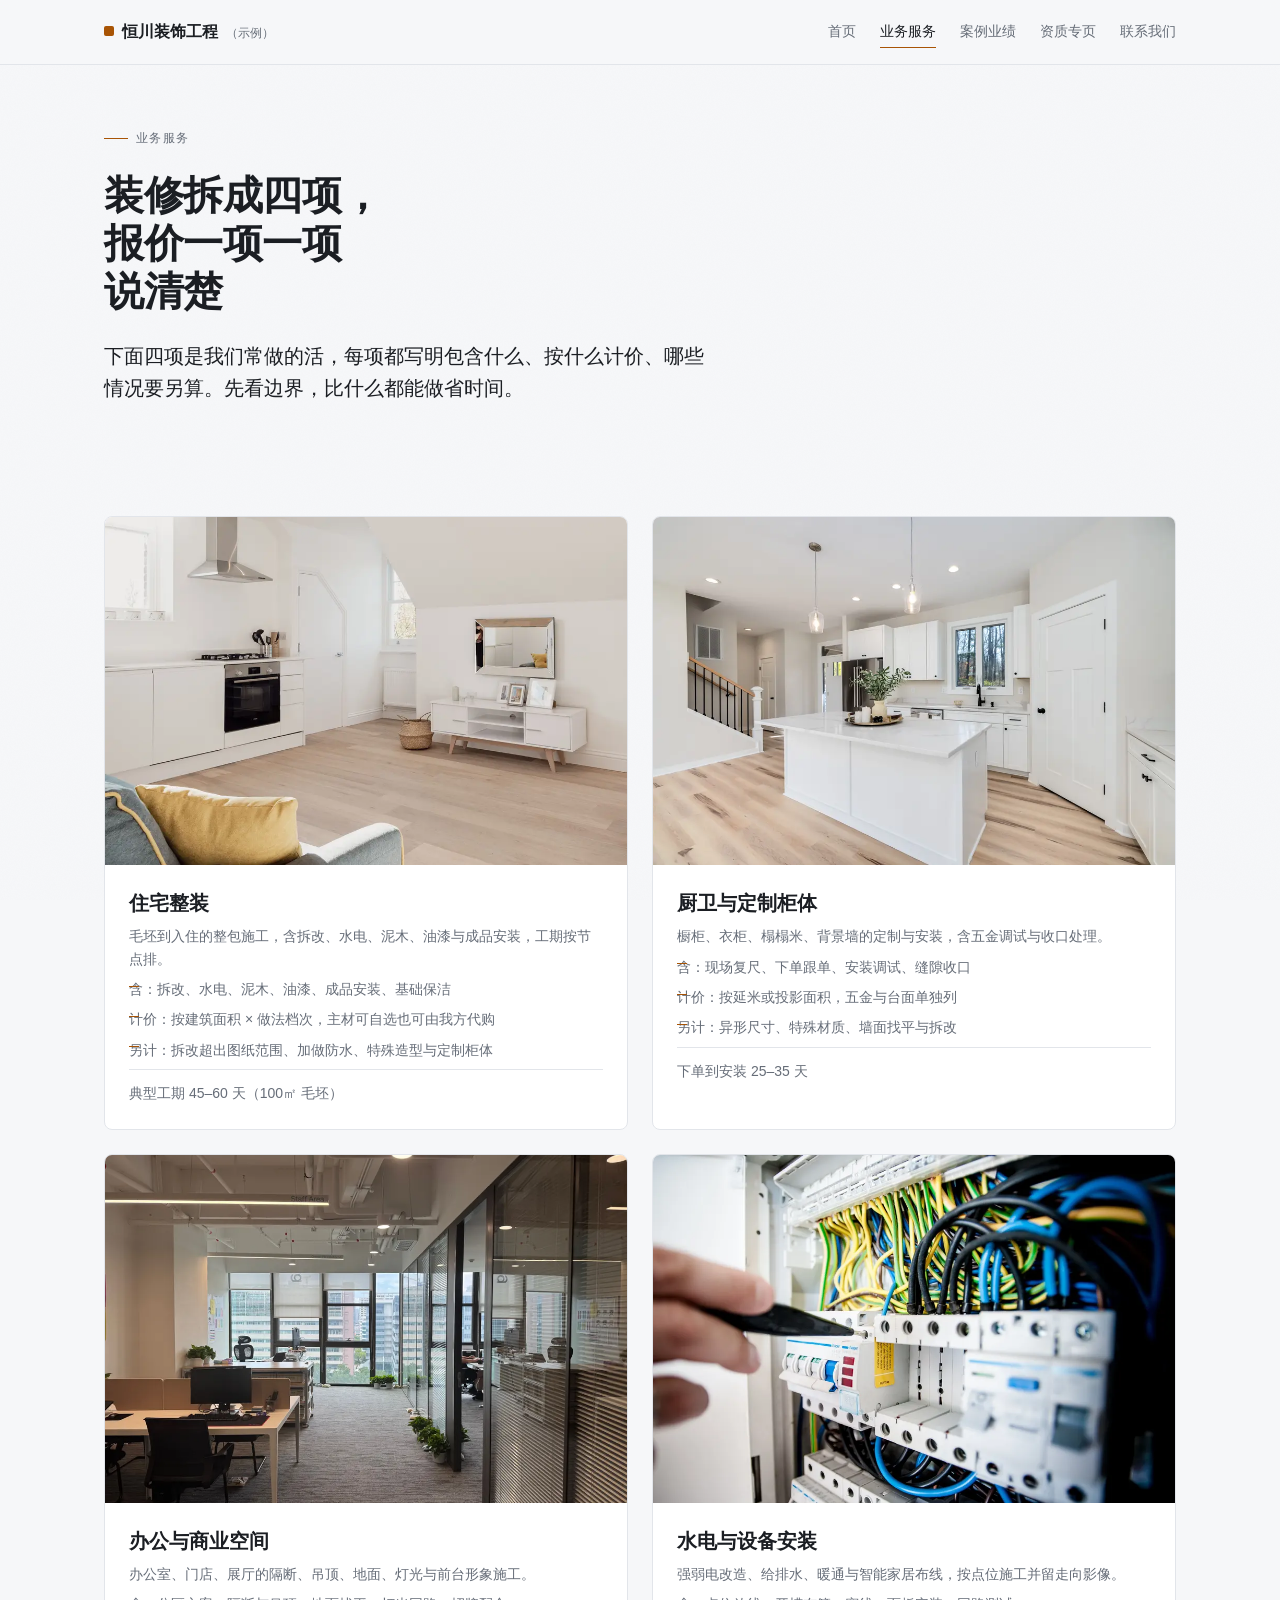
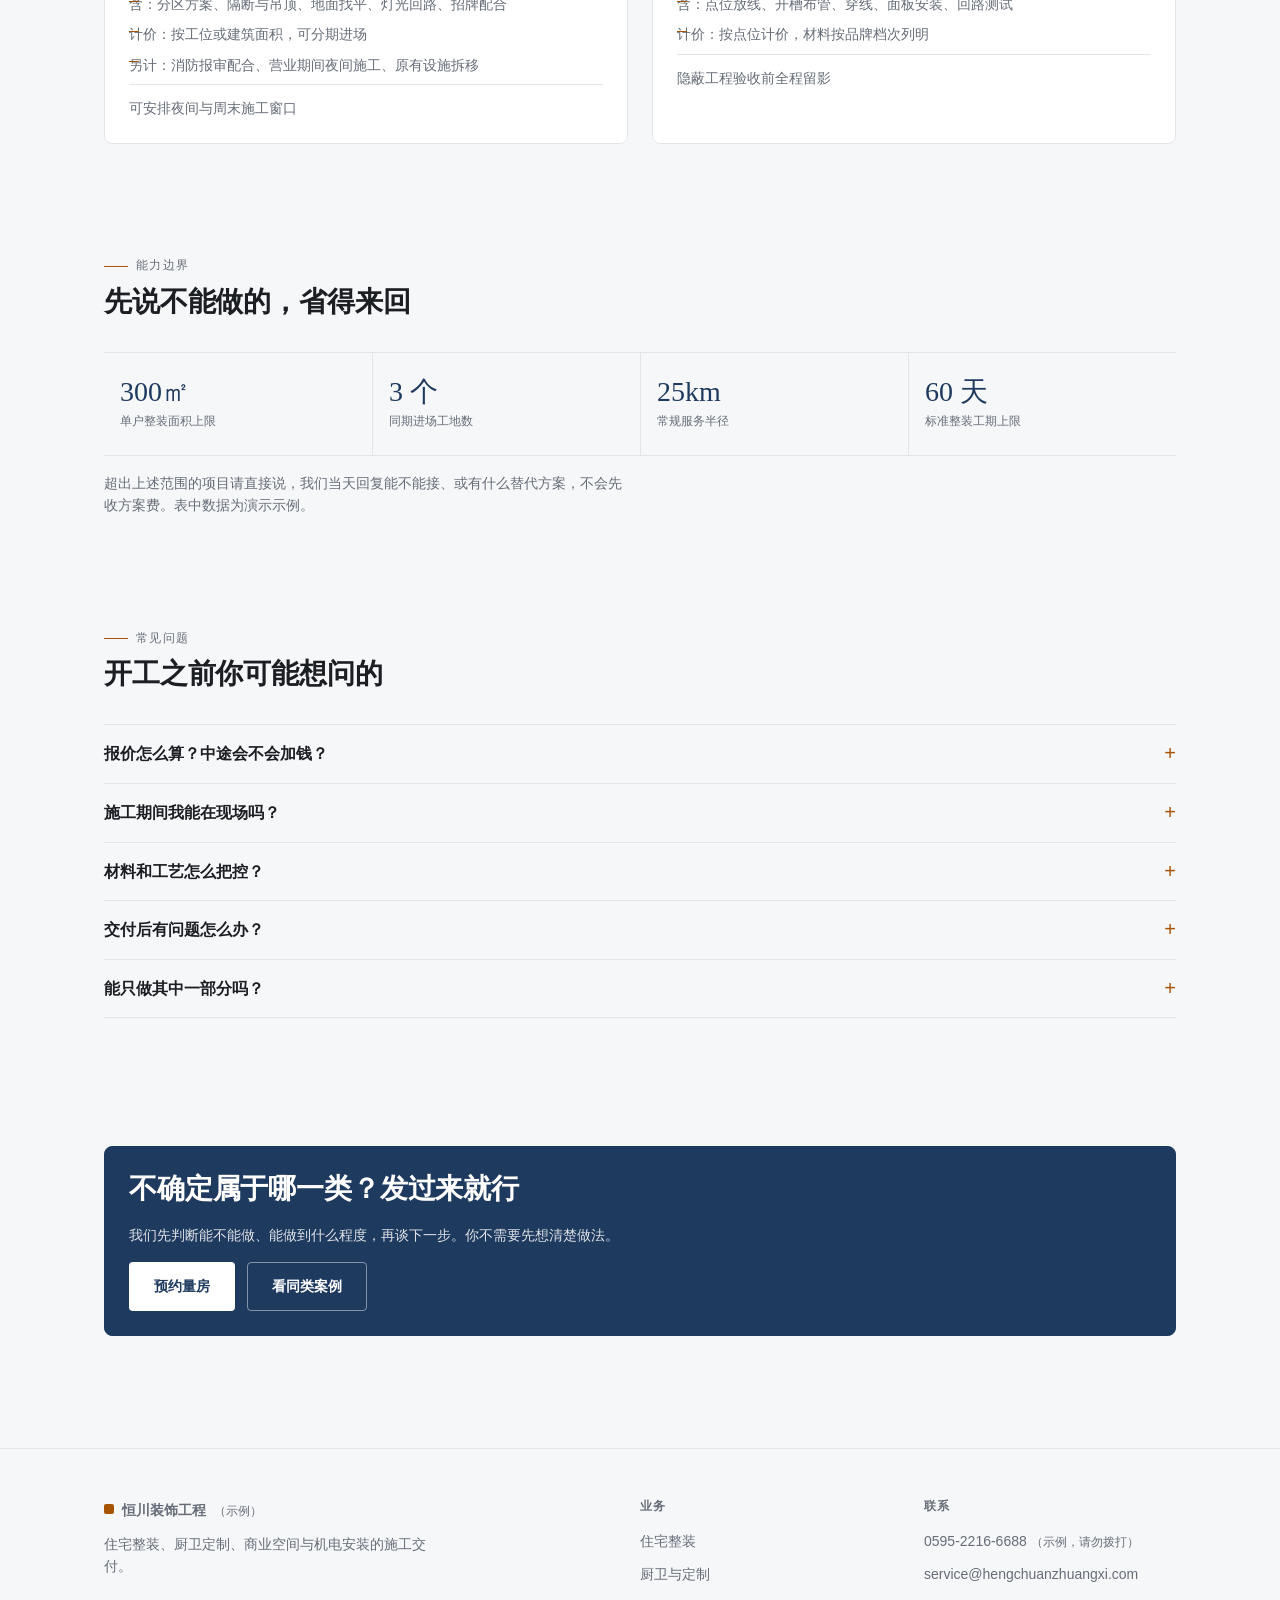
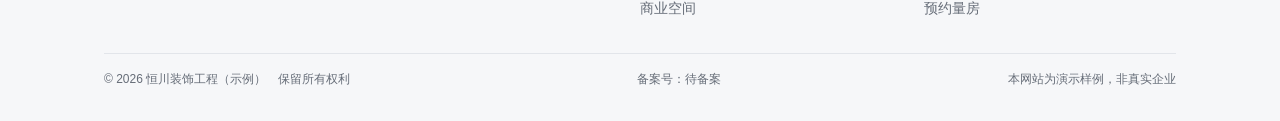
<file: services.html>
<!DOCTYPE html>
<html lang="zh-CN">
<head>
<meta charset="UTF-8">
<meta name="viewport" content="width=device-width, initial-scale=1">
<title>业务服务 | 泉州恒川装饰工程（示例）</title>
<meta name="description" content="恒川装饰工程（示例）的业务范围：住宅整装、厨卫与定制柜体、办公与商业空间、水电与设备安装，含包含项、计价方式与能力边界。本站为行业演示样例。">
<meta name="theme-color" content="#1f3a5f">
<link rel="icon" href="assets/img/favicon.svg" type="image/svg+xml">
<link rel="stylesheet" href="assets/css/base.css">
</head>
<body>
<a class="skip-link" href="#main">跳到主要内容</a>

<header class="site-header">
  <div class="container site-header__inner">
    <a class="brand" href="index.html">
      <span class="brand__mark" aria-hidden="true"></span>
      恒川装饰工程<span class="brand__sub">（示例）</span>
    </a>
    <button class="nav-toggle" type="button" aria-expanded="false" aria-controls="site-nav" aria-label="打开导航菜单">
      <span aria-hidden="true"></span>
    </button>
    <nav class="nav" id="site-nav" hidden aria-label="主导航">
      <a href="index.html">首页</a>
      <a href="services.html" aria-current="page">业务服务</a>
      <a href="cases.html">案例业绩</a>
      <a href="qualifications.html">资质专页</a>
      <a href="contact.html">联系我们</a>
    </nav>
  </div>
</header>

<main id="main">

  <section class="hero">
    <div class="container">
      <div class="stack-24 u-measure">
        <p class="eyebrow">业务服务</p>
        <h1 class="display">装修拆成四项，<br>报价一项一项<br>说清楚</h1>
        <p class="lede">下面四项是我们常做的活，每项都写明包含什么、按什么计价、哪些情况要另算。先看边界，比什么都能做省时间。</p>
      </div>
    </div>
  </section>

  <!-- 服务清单 -->
  <section class="section">
    <div class="container">
      <h2 class="sr-only">业务范围</h2>
      <div class="grid grid--2">
        <article class="card card--photo">
          <div class="card__media">
            <img src="assets/img/service-residential.webp" alt="白色简约风格的住宅客厅，开放式厨房与客厅连成一体" data-search="住宅整装 完工 白色简约 客厅" width="1000" height="1333" loading="lazy" decoding="async">
          </div>
          <div class="stack-8">
            <h3>住宅整装</h3>
            <p>毛坯到入住的整包施工，含拆改、水电、泥木、油漆与成品安装，工期按节点排。</p>
            <ul class="tick-list">
              <li>含：拆改、水电、泥木、油漆、成品安装、基础保洁</li>
              <li>计价：按建筑面积 × 做法档次，主材可自选也可由我方代购</li>
              <li>另计：拆改超出图纸范围、加做防水、特殊造型与定制柜体</li>
            </ul>
            <p class="card__meta">典型工期 45–60 天（100㎡ 毛坯）</p>
          </div>
        </article>

        <article class="card card--photo">
          <div class="card__media">
            <img src="assets/img/service-kitchen.webp" alt="白色现代厨房，岛台与高柜一体，地面为浅色木纹" data-search="厨卫定制 完工 现代厨房 岛台" width="1000" height="667" loading="lazy" decoding="async">
          </div>
          <div class="stack-8">
            <h3>厨卫与定制柜体</h3>
            <p>橱柜、衣柜、榻榻米、背景墙的定制与安装，含五金调试与收口处理。</p>
            <ul class="tick-list">
              <li>含：现场复尺、下单跟单、安装调试、缝隙收口</li>
              <li>计价：按延米或投影面积，五金与台面单独列</li>
              <li>另计：异形尺寸、特殊材质、墙面找平与拆改</li>
            </ul>
            <p class="card__meta">下单到安装 25–35 天</p>
          </div>
        </article>

        <article class="card card--photo">
          <div class="card__media">
            <img src="assets/img/service-office.webp" alt="玻璃隔断的开放式办公空间，工位与绿植分区摆放" data-search="办公商业空间 完工 玻璃隔断 工位" width="1000" height="750" loading="lazy" decoding="async">
          </div>
          <div class="stack-8">
            <h3>办公与商业空间</h3>
            <p>办公室、门店、展厅的隔断、吊顶、地面、灯光与前台形象施工。</p>
            <ul class="tick-list">
              <li>含：分区方案、隔断与吊顶、地面找平、灯光回路、招牌配合</li>
              <li>计价：按工位或建筑面积，可分期进场</li>
              <li>另计：消防报审配合、营业期间夜间施工、原有设施拆移</li>
            </ul>
            <p class="card__meta">可安排夜间与周末施工窗口</p>
          </div>
        </article>

        <article class="card card--photo">
          <div class="card__media">
            <img src="assets/img/service-mep.webp" alt="手正在配电箱内接线，配电箱中排列着多路断路器与线缆" data-search="水电安装 配电箱 接线 施工" width="1000" height="666" loading="lazy" decoding="async">
          </div>
          <div class="stack-8">
            <h3>水电与设备安装</h3>
            <p>强弱电改造、给排水、暖通与智能家居布线，按点位施工并留走向影像。</p>
            <ul class="tick-list">
              <li>含：点位放线、开槽布管、穿线、面板安装、回路测试</li>
              <li>计价：按点位计价，材料按品牌档次列明</li>
            </ul>
            <p class="card__meta">隐蔽工程验收前全程留影</p>
          </div>
        </article>
      </div>
    </div>
  </section>

  <!-- 能力边界 -->
  <section class="section section--tight">
    <div class="container">
      <div class="section-head">
        <p class="eyebrow">能力边界</p>
        <h2 class="h2">先说不能做的，省得来回</h2>
      </div>
      <div class="stats">
        <div class="stat">
          <div class="stat__num">300㎡</div>
          <div class="stat__label">单户整装面积上限</div>
        </div>
        <div class="stat">
          <div class="stat__num">3 个</div>
          <div class="stat__label">同期进场工地数</div>
        </div>
        <div class="stat">
          <div class="stat__num">25km</div>
          <div class="stat__label">常规服务半径</div>
        </div>
        <div class="stat">
          <div class="stat__num">60 天</div>
          <div class="stat__label">标准整装工期上限</div>
        </div>
      </div>
      <p class="small mt-16 u-measure">超出上述范围的项目请直接说，我们当天回复能不能接、或有什么替代方案，不会先收方案费。表中数据为演示示例。</p>
    </div>
  </section>

  <!-- 常见问题 -->
  <section class="section">
    <div class="container">
      <div class="section-head">
        <p class="eyebrow">常见问题</p>
        <h2 class="h2">开工之前你可能想问的</h2>
      </div>
      <div class="faq">
        <details>
          <summary>报价怎么算？中途会不会加钱？</summary>
          <p>报价按项列单价与数量，增项必须先书面确认再施工，签字前不改价。合同签订后如需变更，走变更单，双方确认后才计入结算。</p>
        </details>
        <details>
          <summary>施工期间我能在现场吗？</summary>
          <p>可以。开工交底、节点验收和竣工验收三个节点会请你到场确认，其余时间施工队在场，进度照片每周发一次。</p>
        </details>
        <details>
          <summary>材料和工艺怎么把控？</summary>
          <p>进场前材料按清单验收，不符合约定的可以退换；隐蔽工程（水电、防水）封板前留影像存档，交付时资料袋一并给你，用料与工艺都有对应的检查记录。</p>
        </details>
        <details>
          <summary>交付后有问题怎么办？</summary>
          <p>按合同约定的保修范围与期限处理：渗漏、开裂、收口、五金故障免费返修；人为损坏与超出约定范围另行报价，说明原因和价格后再定。</p>
        </details>
        <details>
          <summary>能只做其中一部分吗？</summary>
          <p>可以。只做水电、只做整装、只做定制柜体都接，按实际工序和现场条件评估能不能单独承接。</p>
        </details>
      </div>
    </div>
  </section>

  <!-- CTA -->
  <section class="section">
    <div class="container">
      <div class="card card--cta">
        <div class="stack-16">
          <h2 class="h2">不确定属于哪一类？发过来就行</h2>
          <p class="u-measure">我们先判断能不能做、能做到什么程度，再谈下一步。你不需要先想清楚做法。</p>
          <div class="hero__actions">
            <a class="btn btn--primary btn--invert" href="contact.html">预约量房</a>
            <a class="btn btn--ghost btn--outline-invert" href="cases.html">看同类案例</a>
          </div>
        </div>
      </div>
    </div>
  </section>

</main>

<footer class="site-footer">
  <div class="container">
    <div class="site-footer__grid">
      <div>
        <a class="brand u-mb-12" href="index.html">
          <span class="brand__mark" aria-hidden="true"></span>
          恒川装饰工程<span class="brand__sub">（示例）</span>
        </a>
        <p class="small u-max-44">住宅整装、厨卫定制、商业空间与机电安装的施工交付。</p>
      </div>
      <div>
        <h3 class="footer__label">业务</h3>
        <ul>
          <li><a href="services.html">住宅整装</a></li>
          <li><a href="services.html">厨卫与定制</a></li>
          <li><a href="services.html">商业空间</a></li>
        </ul>
      </div>
      <div>
        <h3 class="footer__label">联系</h3>
        <ul>
          <li><a href="tel:+8659522166688">0595-2216-6688<span class="demo-note">（示例，请勿拨打）</span></a></li>
          <li><a href="mailto:service@hengchuanzhuangxi.com">service@hengchuanzhuangxi.com</a></li>
          <li><a href="contact.html">预约量房</a></li>
        </ul>
      </div>
    </div>
    <div class="site-footer__bottom">
      <span class="tiny">© <span id="year">2026</span> 恒川装饰工程（示例）　保留所有权利</span>
      <span class="tiny">备案号：待备案</span>
      <span class="tiny">本网站为演示样例，非真实企业</span>
    </div>
  </div>
</footer>

<script src="assets/js/site.js"></script>
</body>
</html>
</file>
<file: assets/css/base.css>
/* ============================================================
   恒川装饰工程（示例）· 站点样式
   C 站（工程与安装行业 Demo）· 设计令牌集中在文件最上方
   ============================================================ */

:root {
  /* ---- 主色（1 个）：工程藏蓝 ---- */
  --brand: #1f3a5f;
  --brand-deep: #16293f;
  --brand-soft: #e9eef4;

  /* ---- 强调色（1 个）：施工橙（加深以满足 12px 小字 4.5:1 对比度） ---- */
  --accent: #a85405;
  --accent-soft: #fbeedc;

  /* ---- 中性灰阶（4 级以上） ---- */
  --page: #f6f7f9;
  --surface: #ffffff;
  --line: #e2e5ea;
  --line-strong: #c6cbd3;
  --text: #1b1e23;
  --text-muted: #666d78;

  /* ---- 字号阶梯：12 / 14 / 16 / 20 / 28 / 40 ---- */
  --fs-12: 0.75rem;
  --fs-14: 0.875rem;
  --fs-16: 1rem;
  --fs-20: 1.25rem;
  --fs-28: 1.75rem;
  --fs-40: 2.5rem;

  /* ---- 间距（4 的倍数） ---- */
  --sp-4: 4px;
  --sp-8: 8px;
  --sp-12: 12px;
  --sp-16: 16px;
  --sp-24: 24px;
  --sp-32: 32px;
  --sp-48: 48px;
  --sp-64: 64px;
  --sp-96: 96px;

  --radius: 4px;
  --radius-lg: 8px;
  --measure: 68ch;

  --font-sans: -apple-system, BlinkMacSystemFont, "Segoe UI", "PingFang SC",
    "Hiragino Sans GB", "Microsoft YaHei", "Source Han Sans SC", sans-serif;
  --font-serif: "Songti SC", "SimSun", "Noto Serif CJK SC", "Source Han Serif SC",
    Georgia, "Times New Roman", serif;
}

@media (prefers-color-scheme: dark) {
  :root {
    --brand: #8fb4dd;
    --brand-deep: #b6cfe9;
    --brand-soft: #16233a;
    --accent: #eda53f;
    --accent-soft: #3a2a12;

    --page: #10141a;
    --surface: #171c24;
    --line: #2b323c;
    --line-strong: #434c59;
    --text: #e9edf3;
    --text-muted: #9aa3b0;
  }
}

/* ============================================================
   基础
   ============================================================ */

*,
*::before,
*::after {
  box-sizing: border-box;
}

html {
  -webkit-text-size-adjust: 100%;
}

body {
  margin: 0;
  background: var(--page);
  color: var(--text);
  font-family: var(--font-sans);
  font-size: var(--fs-16);
  line-height: 1.6;
  -webkit-font-smoothing: antialiased;
  overflow-x: hidden;
}

/* 纸纹噪点背景（页面级细节，非默认白底） */
body::before {
  content: "";
  position: fixed;
  inset: 0;
  z-index: 0;
  pointer-events: none;
  opacity: 0.4;
  background-image: url("data:image/svg+xml,%3Csvg xmlns='http://www.w3.org/2000/svg' width='160' height='160'%3E%3Cfilter id='n'%3E%3CfeTurbulence type='fractalNoise' baseFrequency='0.85' numOctaves='3'/%3E%3C/filter%3E%3Crect width='160' height='160' filter='url(%23n)' opacity='0.05'/%3E%3C/svg%3E");
}

body > * {
  position: relative;
  z-index: 1;
}

img {
  max-width: 100%;
  height: auto;
  display: block;
}

a {
  color: var(--brand);
  text-decoration-thickness: 1px;
  text-underline-offset: 3px;
}

a:hover {
  color: var(--accent);
}

:focus-visible {
  outline: 2px solid var(--accent);
  outline-offset: 2px;
  border-radius: 2px;
}

::selection {
  background: var(--brand);
  color: var(--surface);
}

h1,
h2,
h3,
p,
figure,
blockquote,
dl,
dd {
  margin: 0;
}

ul,
ol {
  margin: 0;
  padding: 0;
  list-style: none;
}

input,
button,
textarea,
select {
  font: inherit;
  color: inherit;
}

button {
  cursor: pointer;
}

/* ============================================================
   排版
   ============================================================ */

.container {
  width: 100%;
  max-width: 1120px;
  margin: 0 auto;
  padding: 0 var(--sp-24);
}

@media (max-width: 640px) {
  .container {
    padding: 0 var(--sp-16);
  }
}

.section {
  padding: var(--sp-64) 0;
}

@media (max-width: 640px) {
  .section {
    padding: var(--sp-48) 0;
  }
}

.section--tight {
  padding: var(--sp-48) 0;
}

/* 大标题：衬线，超大字号，全站唯一的衬线体块 */
.display {
  font-family: var(--font-serif);
  font-size: var(--fs-40);
  line-height: 1.2;
  letter-spacing: -0.01em;
  font-weight: 700;
}

@media (max-width: 640px) {
  .display {
    font-size: var(--fs-28);
  }
}

.h2 {
  font-size: var(--fs-28);
  line-height: 1.3;
  letter-spacing: -0.005em;
  font-weight: 650;
}

@media (max-width: 640px) {
  .h2 {
    font-size: var(--fs-20);
  }
}

.h3 {
  font-size: var(--fs-20);
  line-height: 1.4;
  font-weight: 650;
}

.lede {
  font-size: var(--fs-20);
  line-height: 1.6;
  color: var(--text);
  max-width: var(--measure);
}

@media (max-width: 640px) {
  .lede {
    font-size: var(--fs-16);
  }
}

.body-text {
  max-width: var(--measure);
  color: var(--text-muted);
}

.small {
  font-size: var(--fs-14);
  color: var(--text-muted);
}

.tiny {
  font-size: var(--fs-12);
  color: var(--text-muted);
}

/* 1px 细线分隔（区块之间的克制分界） */
.rule {
  height: 1px;
  background: var(--line);
  border: 0;
  margin: 0;
}

/* 区块抬头：编号 + 标题 + 一句说明 */
.section-head {
  display: grid;
  gap: var(--sp-8);
  margin-bottom: var(--sp-32);
  max-width: var(--measure);
}

.eyebrow {
  display: inline-flex;
  align-items: center;
  gap: var(--sp-8);
  font-size: var(--fs-12);
  letter-spacing: 0.12em;
  text-transform: uppercase;
  color: var(--text-muted);
}

.eyebrow::before {
  content: "";
  width: 24px;
  height: 1px;
  background: var(--accent);
}

/* ============================================================
   按钮
   ============================================================ */

.btn {
  display: inline-flex;
  align-items: center;
  justify-content: center;
  gap: var(--sp-8);
  min-height: 44px;
  padding: var(--sp-12) var(--sp-24);
  border: 1px solid transparent;
  border-radius: var(--radius);
  font-size: var(--fs-14);
  font-weight: 600;
  text-decoration: none;
  transition: background-color 0.15s ease, border-color 0.15s ease, color 0.15s ease;
}

.btn--primary {
  background: var(--brand);
  color: var(--surface);
}

.btn--primary:hover {
  background: var(--brand-deep);
  color: var(--surface);
}

.btn--primary:active {
  transform: translateY(1px);
}

.btn--ghost {
  background: transparent;
  color: var(--text);
  border-color: var(--line-strong);
}

.btn--ghost:hover {
  border-color: var(--brand);
  color: var(--brand);
}

.btn[disabled],
.btn[aria-disabled="true"] {
  opacity: 0.45;
  cursor: not-allowed;
  pointer-events: none;
}

.btn.is-loading {
  color: transparent;
  position: relative;
}

.btn.is-loading::after {
  content: "";
  position: absolute;
  width: 14px;
  height: 14px;
  border: 2px solid currentColor;
  border-top-color: transparent;
  border-radius: 50%;
  color: var(--surface);
  animation: spin 0.7s linear infinite;
}

@keyframes spin {
  to {
    transform: rotate(360deg);
  }
}

@media (prefers-reduced-motion: reduce) {
  * {
    animation-duration: 0.01ms !important;
    transition-duration: 0.01ms !important;
  }
}

/* ============================================================
   页头
   ============================================================ */

.site-header {
  position: sticky;
  top: 0;
  z-index: 20;
  background: color-mix(in srgb, var(--page) 88%, transparent);
  backdrop-filter: blur(8px);
  border-bottom: 1px solid var(--line);
}

.site-header__inner {
  display: flex;
  align-items: center;
  justify-content: space-between;
  gap: var(--sp-16);
  min-height: 64px;
}

.brand {
  display: inline-flex;
  align-items: baseline;
  gap: var(--sp-8);
  font-size: var(--fs-16);
  font-weight: 700;
  color: var(--text);
  text-decoration: none;
}

.brand__mark {
  width: 10px;
  height: 10px;
  background: var(--accent);
  border-radius: 2px;
  transform: translateY(-1px);
}

.brand__sub {
  font-size: var(--fs-12);
  font-weight: 400;
  color: var(--text-muted);
}

.nav {
  display: flex;
  align-items: center;
  gap: var(--sp-24);
}

.nav a {
  font-size: var(--fs-14);
  color: var(--text-muted);
  text-decoration: none;
  padding: var(--sp-4) 0;
  border-bottom: 1px solid transparent;
}

.nav a:hover {
  color: var(--text);
}

.nav a[aria-current="page"] {
  color: var(--text);
  border-bottom-color: var(--accent);
}

.nav-toggle {
  display: none;
  width: 44px;
  height: 44px;
  padding: 0;
  border: 1px solid var(--line-strong);
  border-radius: var(--radius);
  background: var(--surface);
  align-items: center;
  justify-content: center;
}

.nav-toggle span {
  display: block;
  width: 18px;
  height: 1px;
  background: var(--text);
  position: relative;
}

.nav-toggle span::before,
.nav-toggle span::after {
  content: "";
  position: absolute;
  left: 0;
  width: 18px;
  height: 1px;
  background: var(--text);
}

.nav-toggle span::before {
  top: -6px;
}

.nav-toggle span::after {
  top: 6px;
}

@media (max-width: 640px) {
  .nav-toggle {
    display: inline-flex;
  }

  .nav {
    position: absolute;
    top: 100%;
    left: 0;
    right: 0;
    flex-direction: column;
    align-items: stretch;
    gap: 0;
    background: var(--surface);
    border-bottom: 1px solid var(--line);
    padding: var(--sp-8) var(--sp-16) var(--sp-16);
  }

  .nav[hidden] {
    display: none;
  }

  .nav a {
    padding: var(--sp-12) 0;
    border-bottom: 1px solid var(--line);
    font-size: var(--fs-16);
  }

  .nav a[aria-current="page"] {
    border-bottom-color: var(--line);
    color: var(--accent);
  }
}

/* 桌面端（≥641px）：<nav> 带 hidden 属性时也必须正常显示
   —— hidden 是 HTML 全局属性，浏览器默认 [hidden]{display:none}；
   移动端默认收起靠这个属性，所以桌面端必须显式覆盖，否则桌面导航会一起消失 */
@media (min-width: 641px) {
  .nav[hidden] {
    display: flex;
  }
}

/* ============================================================
   Hero（非对称栅格：文字 7 / 图 5）
   ============================================================ */

.hero {
  padding: var(--sp-64) 0 var(--sp-48);
}

@media (max-width: 640px) {
  .hero {
    padding: var(--sp-48) 0 var(--sp-32);
  }
}

.hero__grid {
  display: grid;
  grid-template-columns: 7fr 5fr;
  gap: var(--sp-48);
  align-items: end;
}

@media (max-width: 1024px) {
  .hero__grid {
    gap: var(--sp-32);
  }
}

@media (max-width: 640px) {
  .hero__grid {
    grid-template-columns: 1fr;
    gap: var(--sp-24);
  }
}

.hero__copy {
  display: grid;
  gap: var(--sp-24);
}

.hero__media {
  position: relative;
  border-radius: var(--radius-lg);
  overflow: hidden;
  background: var(--brand-soft);
  aspect-ratio: 4 / 5;
}

.hero__media img {
  width: 100%;
  height: 100%;
  object-fit: cover;
}

/* 图片上的细线角标 */
.hero__media::after {
  content: "";
  position: absolute;
  inset: var(--sp-16);
  border: 1px solid rgba(255, 255, 255, 0.45);
  border-radius: var(--radius);
  pointer-events: none;
}

@media (prefers-color-scheme: dark) {
  .hero__media::after {
    border-color: rgba(0, 0, 0, 0.35);
  }
}

.hero__actions {
  display: flex;
  flex-wrap: wrap;
  gap: var(--sp-12);
}

/* ============================================================
   数据条
   ============================================================ */

.stats {
  display: grid;
  grid-template-columns: repeat(4, 1fr);
  border-top: 1px solid var(--line);
  border-bottom: 1px solid var(--line);
}

@media (max-width: 640px) {
  .stats {
    grid-template-columns: repeat(2, 1fr);
  }
}

.stat {
  padding: var(--sp-24) var(--sp-16);
  border-left: 1px solid var(--line);
}

.stat:first-child {
  border-left: 0;
}

@media (max-width: 640px) {
  .stat:nth-child(odd) {
    border-left: 0;
  }

  .stat:nth-child(n + 3) {
    border-top: 1px solid var(--line);
  }
}

.stat__num {
  font-family: var(--font-serif);
  font-size: var(--fs-28);
  line-height: 1.1;
  color: var(--brand);
}

.stat__label {
  font-size: var(--fs-12);
  color: var(--text-muted);
  margin-top: var(--sp-4);
}

/* ============================================================
   卡片网格
   ============================================================ */

.grid {
  display: grid;
  gap: var(--sp-24);
}

.grid--3 {
  grid-template-columns: repeat(3, 1fr);
}

.grid--2 {
  grid-template-columns: repeat(2, 1fr);
}

@media (max-width: 1024px) {
  .grid--3 {
    grid-template-columns: repeat(2, 1fr);
  }
}

@media (max-width: 640px) {
  .grid--3,
  .grid--2 {
    grid-template-columns: 1fr;
  }
}

.card {
  background: var(--surface);
  border: 1px solid var(--line);
  border-radius: var(--radius-lg);
  padding: var(--sp-24);
  display: grid;
  gap: var(--sp-12);
  align-content: start;
  transition: border-color 0.15s ease, transform 0.15s ease;
}

.card:hover {
  border-color: var(--line-strong);
  transform: translateY(-2px);
}

.card__icon {
  width: 32px;
  height: 32px;
  color: var(--brand);
}

.card h3 {
  font-size: var(--fs-20);
  font-weight: 650;
  line-height: 1.4;
}

.card p {
  font-size: var(--fs-14);
  color: var(--text-muted);
}

.card__meta {
  font-size: var(--fs-12);
  color: var(--text-muted);
  padding-top: var(--sp-12);
  border-top: 1px solid var(--line);
}

/* 带图片的案例卡 */
.card--case {
  padding: 0;
  overflow: hidden;
  gap: 0;
}

.card--case:hover {
  transform: none;
}

.card--case__media {
  aspect-ratio: 3 / 2;
  overflow: hidden;
  background: var(--brand-soft);
}

.card--case__media img {
  width: 100%;
  height: 100%;
  object-fit: cover;
  transition: transform 0.3s ease;
}

.card--case:hover .card--case__media img {
  transform: scale(1.02);
}

.card--case__body {
  padding: var(--sp-24);
  display: grid;
  gap: var(--sp-8);
}

.card__tag {
  display: inline-block;
  font-size: var(--fs-12);
  color: var(--accent);
  letter-spacing: 0.06em;
}

/* ============================================================
   编号流程（编号列表细节）
   ============================================================ */

.steps {
  display: grid;
  gap: 0;
  counter-reset: step;
}

.step {
  display: grid;
  grid-template-columns: 96px 1fr;
  gap: var(--sp-24);
  padding: var(--sp-24) 0;
  border-top: 1px solid var(--line);
  align-items: start;
}

.step:last-child {
  border-bottom: 1px solid var(--line);
}

.step__no {
  font-family: var(--font-serif);
  font-size: var(--fs-28);
  line-height: 1;
  color: var(--accent);
}

.step h3 {
  font-size: var(--fs-16);
  font-weight: 650;
  margin-bottom: var(--sp-4);
}

.step p {
  font-size: var(--fs-14);
  color: var(--text-muted);
  max-width: var(--measure);
}

@media (max-width: 640px) {
  .step {
    grid-template-columns: 48px 1fr;
    gap: var(--sp-16);
  }

  .step__no {
    font-size: var(--fs-20);
  }
}

/* ============================================================
   引言
   ============================================================ */

.quote {
  display: grid;
  gap: var(--sp-16);
  max-width: var(--measure);
  padding-left: var(--sp-24);
  border-left: 2px solid var(--accent);
}

.quote p {
  font-family: var(--font-serif);
  font-size: var(--fs-20);
  line-height: 1.6;
}

.quote footer {
  font-size: var(--fs-14);
  color: var(--text-muted);
}

/* ============================================================
   FAQ
   ============================================================ */

.faq {
  border-top: 1px solid var(--line);
}

.faq details {
  border-bottom: 1px solid var(--line);
}

.faq summary {
  cursor: pointer;
  list-style: none;
  padding: var(--sp-16) 0;
  font-size: var(--fs-16);
  font-weight: 600;
  display: flex;
  justify-content: space-between;
  gap: var(--sp-16);
}

.faq summary::-webkit-details-marker {
  display: none;
}

.faq summary::after {
  content: "+";
  color: var(--accent);
  font-weight: 400;
  font-size: var(--fs-20);
  line-height: 1.2;
}

.faq details[open] summary::after {
  content: "−";
}

.faq p {
  padding: 0 0 var(--sp-16);
  font-size: var(--fs-14);
  color: var(--text-muted);
  max-width: var(--measure);
}

/* ============================================================
   表单
   ============================================================ */

.form {
  display: grid;
  gap: var(--sp-16);
  max-width: 560px;
}

.field {
  display: grid;
  gap: var(--sp-8);
}

.field label {
  font-size: var(--fs-14);
  font-weight: 600;
}

.field input,
.field textarea,
.field select {
  width: 100%;
  padding: var(--sp-12) var(--sp-16);
  min-height: 44px;
  background: var(--surface);
  border: 1px solid var(--line-strong);
  border-radius: var(--radius);
  transition: border-color 0.15s ease, box-shadow 0.15s ease;
}

.field textarea {
  min-height: 120px;
  resize: vertical;
}

.field input:focus,
.field textarea:focus,
.field select:focus {
  border-color: var(--brand);
  box-shadow: 0 0 0 3px var(--brand-soft);
  outline: none;
}

.field input:focus-visible,
.field textarea:focus-visible,
.field select:focus-visible {
  outline: 2px solid var(--accent);
  outline-offset: 1px;
}

.field__error {
  font-size: var(--fs-12);
  color: var(--accent);
  min-height: 1em;
}

.field.is-invalid input,
.field.is-invalid textarea {
  border-color: var(--accent);
}

.form__note {
  font-size: var(--fs-12);
  color: var(--text-muted);
}

.form__status {
  font-size: var(--fs-14);
  padding: var(--sp-12) var(--sp-16);
  border-radius: var(--radius);
  background: var(--brand-soft);
  color: var(--brand);
  border: 1px solid var(--brand-soft);
}

.form__status[hidden] {
  display: none;
}

/* ============================================================
   页脚
   ============================================================ */

.site-footer {
  border-top: 1px solid var(--line);
  padding: var(--sp-48) 0 var(--sp-32);
  margin-top: var(--sp-48);
}

.site-footer__grid {
  display: grid;
  grid-template-columns: 2fr 1fr 1fr;
  gap: var(--sp-32);
}

@media (max-width: 640px) {
  .site-footer__grid {
    grid-template-columns: 1fr;
    gap: var(--sp-24);
  }
}

.site-footer .footer__label {
  font-size: var(--fs-12);
  letter-spacing: 0.12em;
  text-transform: uppercase;
  color: var(--text-muted);
  font-weight: 600;
  margin-bottom: var(--sp-12);
}

.site-footer ul {
  display: grid;
  gap: var(--sp-8);
}

.site-footer a {
  font-size: var(--fs-14);
  color: var(--text-muted);
  text-decoration: none;
}

.site-footer a:hover {
  color: var(--accent);
  text-decoration: underline;
}

.site-footer__bottom {
  margin-top: var(--sp-32);
  padding-top: var(--sp-16);
  border-top: 1px solid var(--line);
  display: flex;
  flex-wrap: wrap;
  gap: var(--sp-8) var(--sp-24);
  justify-content: space-between;
}

/* ============================================================
   施工前后对比（行业专属模块）
   ============================================================ */

.ba-grid {
  display: grid;
  grid-template-columns: repeat(2, 1fr);
  gap: var(--sp-24);
}

@media (max-width: 640px) {
  .ba-grid {
    grid-template-columns: 1fr;
    gap: var(--sp-16);
  }
}

.ba-item {
  display: grid;
  gap: var(--sp-12);
  margin: 0;
  background: var(--surface);
  border: 1px solid var(--line);
  border-radius: var(--radius-lg);
  padding: var(--sp-16);
}

.ba-item__media {
  aspect-ratio: 3 / 2;
  overflow: hidden;
  border-radius: var(--radius);
  background: var(--brand-soft);
}

.ba-item__media img {
  width: 100%;
  height: 100%;
  object-fit: cover;
}

.ba-item figcaption {
  display: grid;
  gap: var(--sp-8);
}

.ba-item figcaption p {
  font-size: var(--fs-14);
  color: var(--text-muted);
  max-width: var(--measure);
}

/* ============================================================
   资质证书展示位（可点击放大）
   ============================================================ */

.cert-grid {
  display: grid;
  grid-template-columns: repeat(4, 1fr);
  gap: var(--sp-16);
}

@media (max-width: 1024px) {
  .cert-grid {
    grid-template-columns: repeat(2, 1fr);
  }
}

@media (max-width: 640px) {
  .cert-grid {
    grid-template-columns: 1fr;
  }
}

.cert {
  margin: 0;
  display: grid;
  gap: var(--sp-8);
  cursor: zoom-in;
  background: var(--surface);
  border: 1px solid var(--line);
  border-radius: var(--radius-lg);
  padding: var(--sp-12);
  font: inherit;
  color: inherit;
  text-align: left;
  width: 100%;
}

.cert:hover {
  border-color: var(--line-strong);
}

.cert__art {
  width: 100%;
  height: auto;
  display: block;
  border-radius: var(--radius);
}

.cert__caption {
  font-size: var(--fs-12);
  color: var(--text-muted);
}

.cert-dialog {
  border: 1px solid var(--line-strong);
  border-radius: var(--radius-lg);
  padding: var(--sp-24);
  background: var(--surface);
  max-width: min(92vw, 720px);
}

.cert-dialog::backdrop {
  background: rgba(16, 20, 26, 0.55);
}

.cert-dialog__close {
  position: absolute;
  top: var(--sp-8);
  right: var(--sp-8);
  width: 36px;
  height: 36px;
  border: 1px solid var(--line-strong);
  border-radius: var(--radius);
  background: var(--surface);
  color: var(--text);
  font-size: var(--fs-20);
  line-height: 1;
}

/* ============================================================
   带图卡片
   ============================================================ */

.card--photo {
  padding: 0;
  overflow: hidden;
  gap: 0;
}

.card__media {
  aspect-ratio: 3 / 2;
  overflow: hidden;
  background: var(--brand-soft);
}

.card__media img {
  width: 100%;
  height: 100%;
  object-fit: cover;
}

.card--photo > .stack-8 {
  padding: var(--sp-24);
}

/* ============================================================
   清单与表格
   ============================================================ */

.tick-list {
  display: grid;
  gap: var(--sp-8);
}

.tick-list li {
  position: relative;
  padding-left: var(--sp-20);
  font-size: var(--fs-14);
  color: var(--text-muted);
  max-width: var(--measure);
}

.tick-list li::before {
  content: "";
  position: absolute;
  left: 0;
  top: 0.55em;
  width: 10px;
  height: 1px;
  background: var(--accent);
}

.table-wrap {
  overflow-x: auto;
}

.data-table {
  width: 100%;
  border-collapse: collapse;
  font-size: var(--fs-14);
  min-width: 560px;
}

.data-table th,
.data-table td {
  text-align: left;
  padding: var(--sp-12) var(--sp-16);
  border-bottom: 1px solid var(--line);
}

.data-table th {
  font-size: var(--fs-12);
  letter-spacing: 0.06em;
  color: var(--text-muted);
  font-weight: 600;
  white-space: nowrap;
}

.data-table tbody tr:last-child td {
  border-bottom: 0;
}

/* 窄屏：表格转成堆叠列表，避免横向滚动（R6 / AC-D11） */
@media (max-width: 640px) {
  .table-wrap {
    overflow-x: visible;
  }

  .data-table {
    display: block;
    min-width: 0;
  }

  .data-table thead {
    display: none;
  }

  .data-table tbody,
  .data-table tr,
  .data-table td {
    display: block;
    width: 100%;
  }

  .data-table tr {
    border-bottom: 1px solid var(--line);
    padding: var(--sp-8) 0;
  }

  .data-table td {
    border: 0;
    padding: var(--sp-4) var(--sp-8);
  }

  .data-table td::before {
    content: attr(data-label);
    display: inline-block;
    min-width: 5.5em;
    color: var(--text-muted);
    font-size: var(--fs-12);
  }
}

/* ============================================================
   工具类
   ============================================================ */

.stack-8 { display: grid; gap: var(--sp-8); }
.stack-16 { display: grid; gap: var(--sp-16); }
.stack-24 { display: grid; gap: var(--sp-24); }
.mt-16 { margin-top: var(--sp-16); }
.mt-32 { margin-top: var(--sp-32); }
.mt-48 { margin-top: var(--sp-48); }
.muted { color: var(--text-muted); }
.brand-color { color: var(--brand); }

.center-narrow {
  max-width: var(--measure);
  margin-inline: auto;
}

.sr-only {
  position: absolute;
  width: 1px;
  height: 1px;
  padding: 0;
  margin: -1px;
  overflow: hidden;
  clip: rect(0 0 0 0);
  white-space: nowrap;
  border: 0;
}

/* 图片缺失时的兜底：显示待替换的搜索词，不出破图 */
.media-fallback {
  position: absolute;
  inset: 0;
  display: flex;
  align-items: flex-end;
  padding: var(--sp-16);
  background: repeating-linear-gradient(
    135deg,
    var(--brand-soft),
    var(--brand-soft) 8px,
    color-mix(in srgb, var(--brand-soft) 70%, var(--line)) 8px,
    color-mix(in srgb, var(--brand-soft) 70%, var(--line)) 16px
  );
}

.media-fallback__label {
  font-size: var(--fs-12);
  color: var(--text-muted);
  background: var(--surface);
  padding: var(--sp-4) var(--sp-8);
  border-radius: var(--radius);
  border: 1px solid var(--line);
}

.skip-link {
  position: absolute;
  left: -9999px;
  top: 0;
  z-index: 100;
  background: var(--brand);
  color: var(--surface);
  padding: var(--sp-12) var(--sp-16);
}

.skip-link:focus {
  left: var(--sp-16);
  top: var(--sp-16);
}

@media (max-width: 640px) {
  .container {
    padding-left: var(--sp-16);
    padding-right: var(--sp-16);
  }

  .display {
    font-size: var(--fs-28);
  }

  .steps,
  .stats,
  .grid {
    min-width: 0;
  }
}

/* ============================================================
   补充组件：CTA 卡、反白按钮、工具类
   ============================================================ */

.card--cta {
  background: var(--brand);
  color: var(--surface);
  border-color: var(--brand);
}

.card--cta p {
  color: color-mix(in srgb, var(--surface) 86%, transparent);
}

.card--cta .h2 {
  color: var(--surface);
}

.btn--invert {
  background: var(--surface);
  color: var(--brand);
}

.btn--invert:hover {
  background: var(--surface);
  color: var(--brand-deep);
}

.btn--outline-invert {
  background: transparent;
  color: var(--surface);
  border-color: color-mix(in srgb, var(--surface) 45%, transparent);
}

.btn--outline-invert:hover {
  border-color: var(--surface);
  color: var(--surface);
}

.u-measure { max-width: var(--measure); }
.u-max-44 { max-width: 44ch; }
.u-mb-12 { margin-bottom: var(--sp-12); }
.u-mt-8 { margin-top: var(--sp-8); }
.u-mt-16 { margin-top: var(--sp-16); }
.u-mt-24 { margin-top: var(--sp-24); }
.u-fw-600 { font-weight: 600; }
.demo-note { font-size: var(--fs-12); margin-left: var(--sp-4); }

.u-items-start { align-items: start; }
</file>
